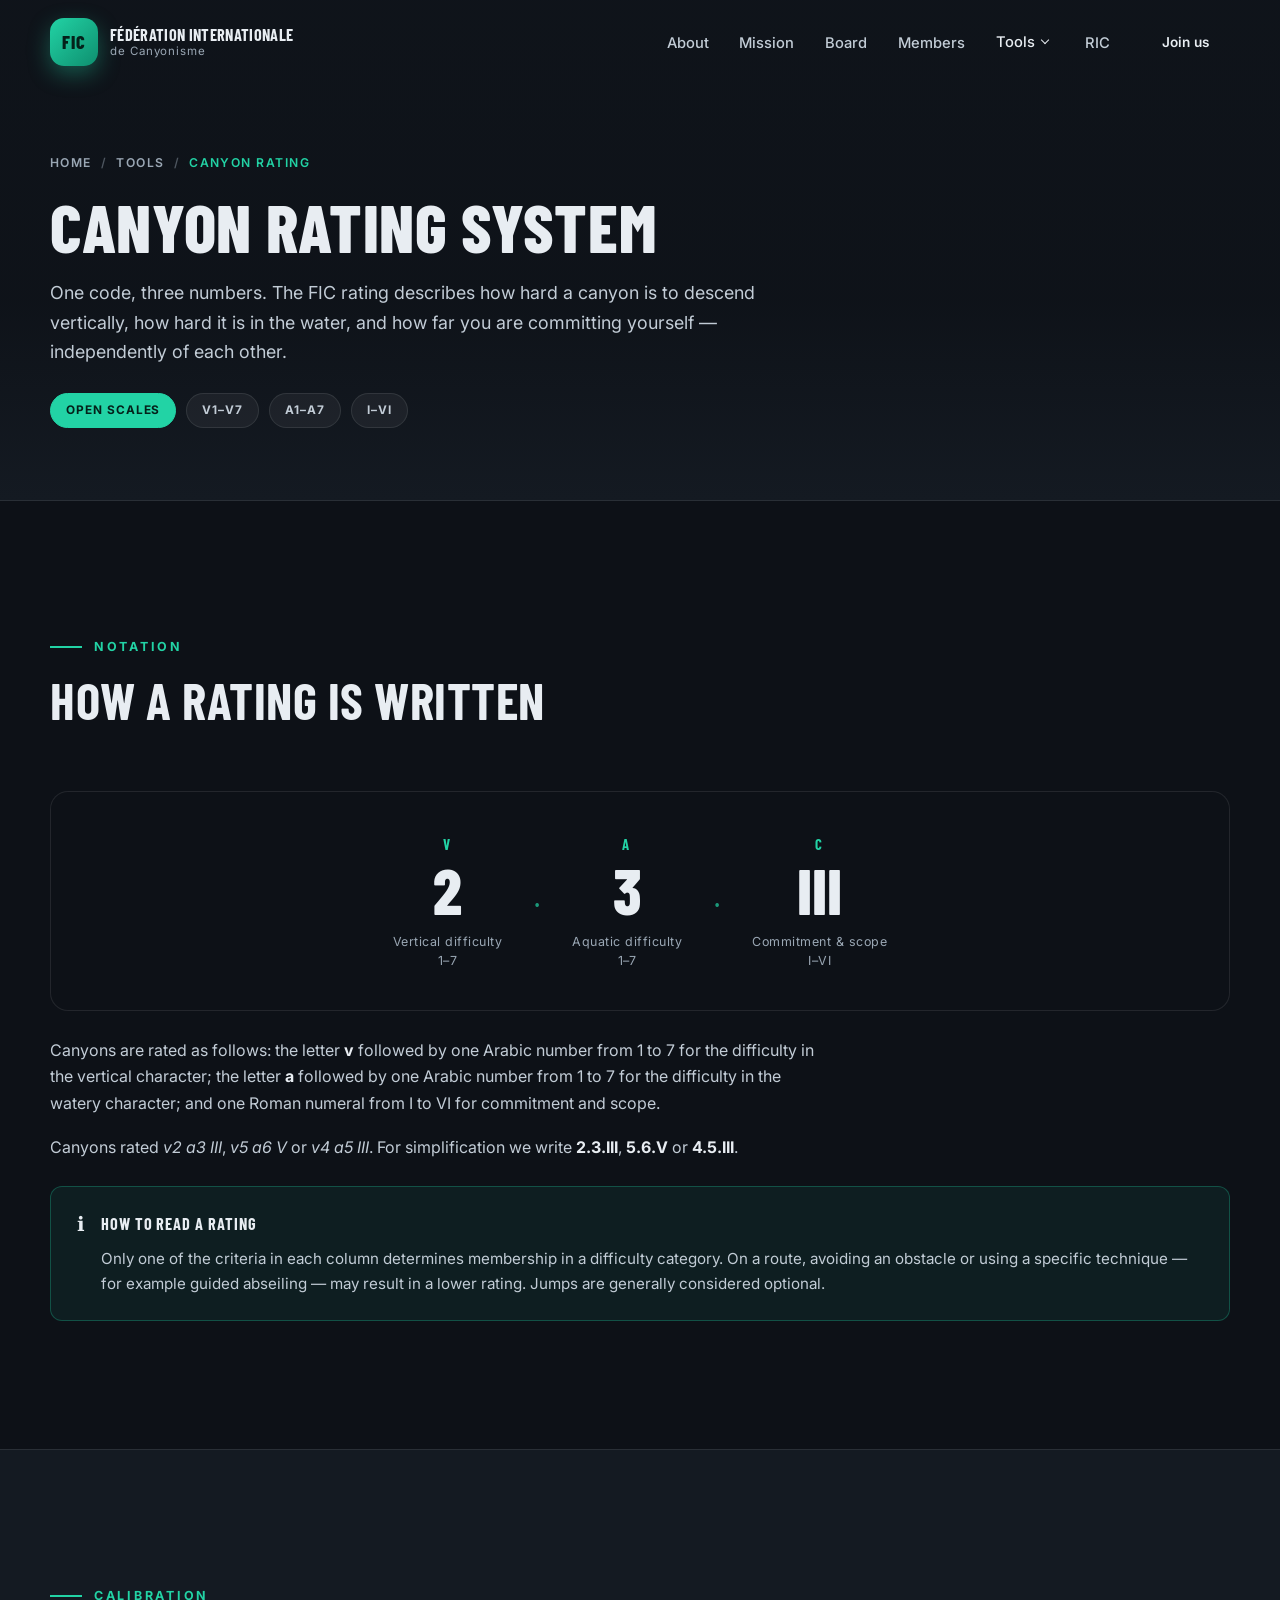
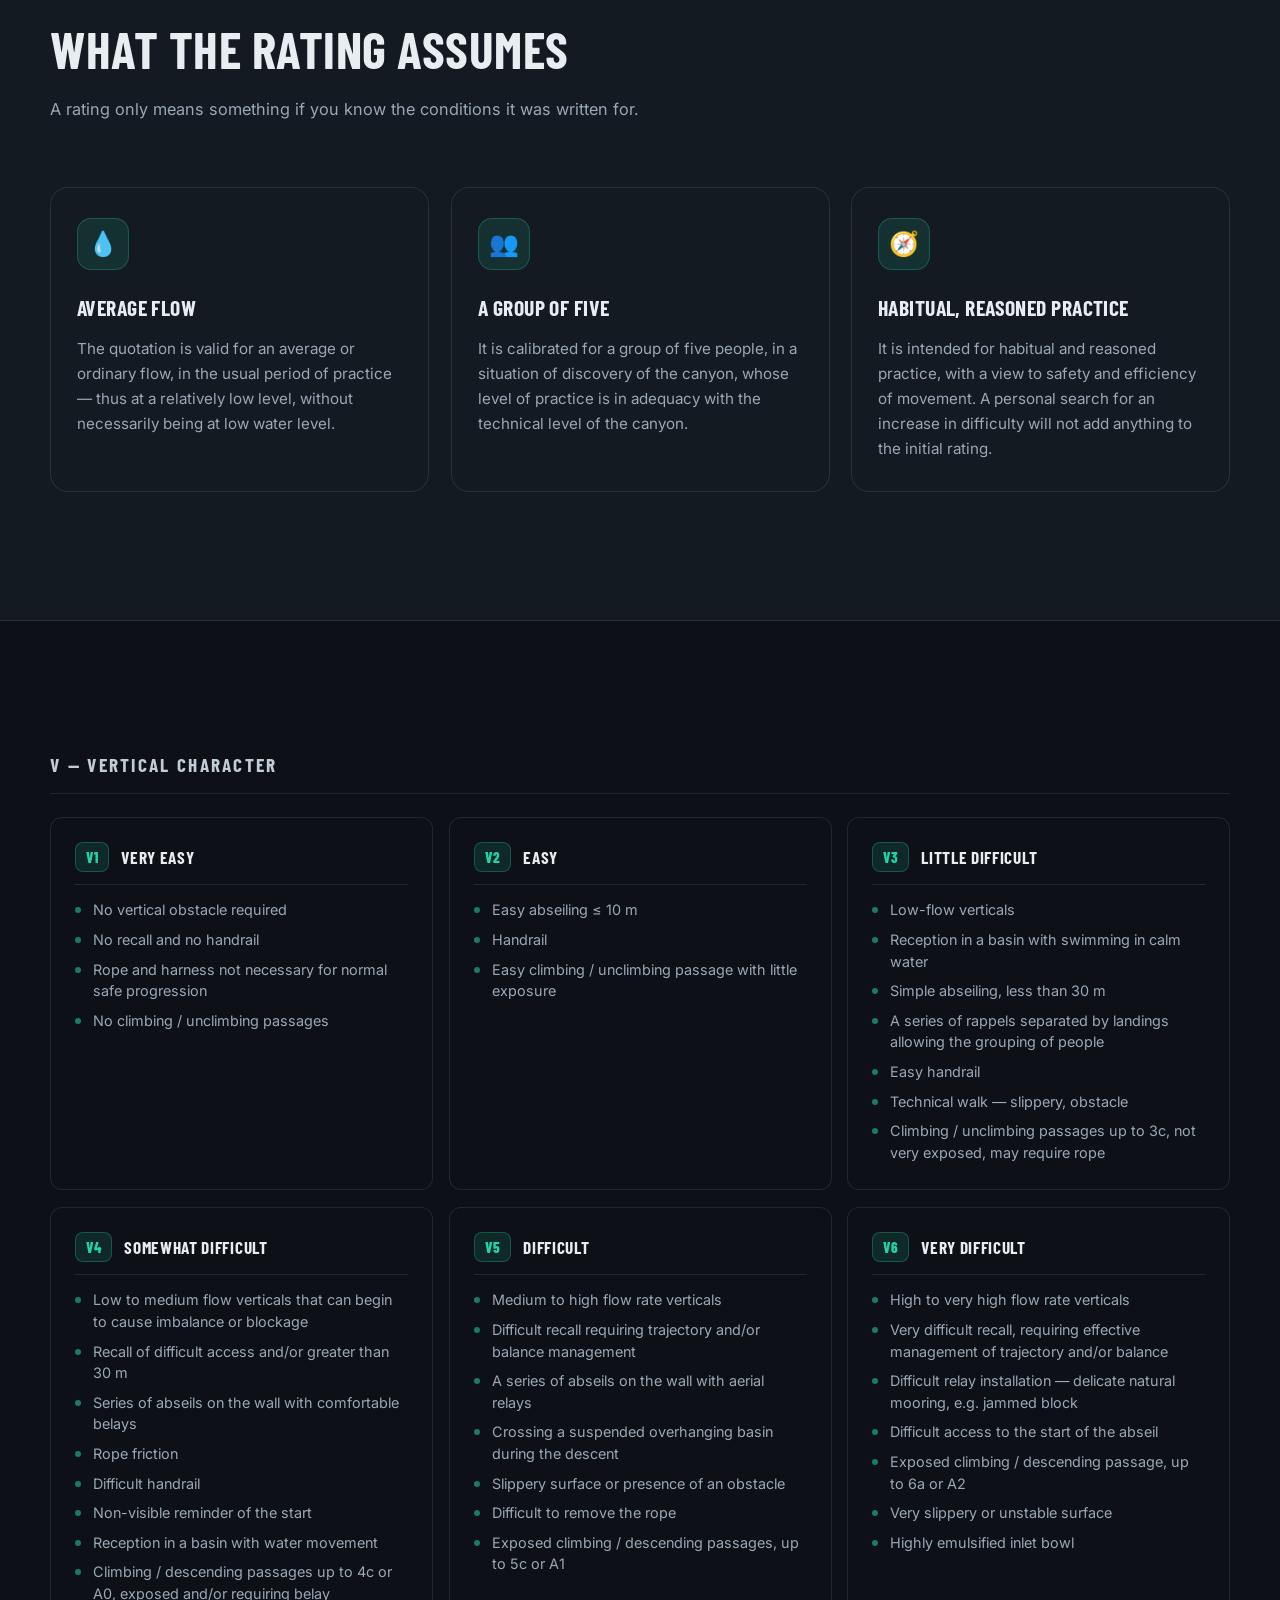
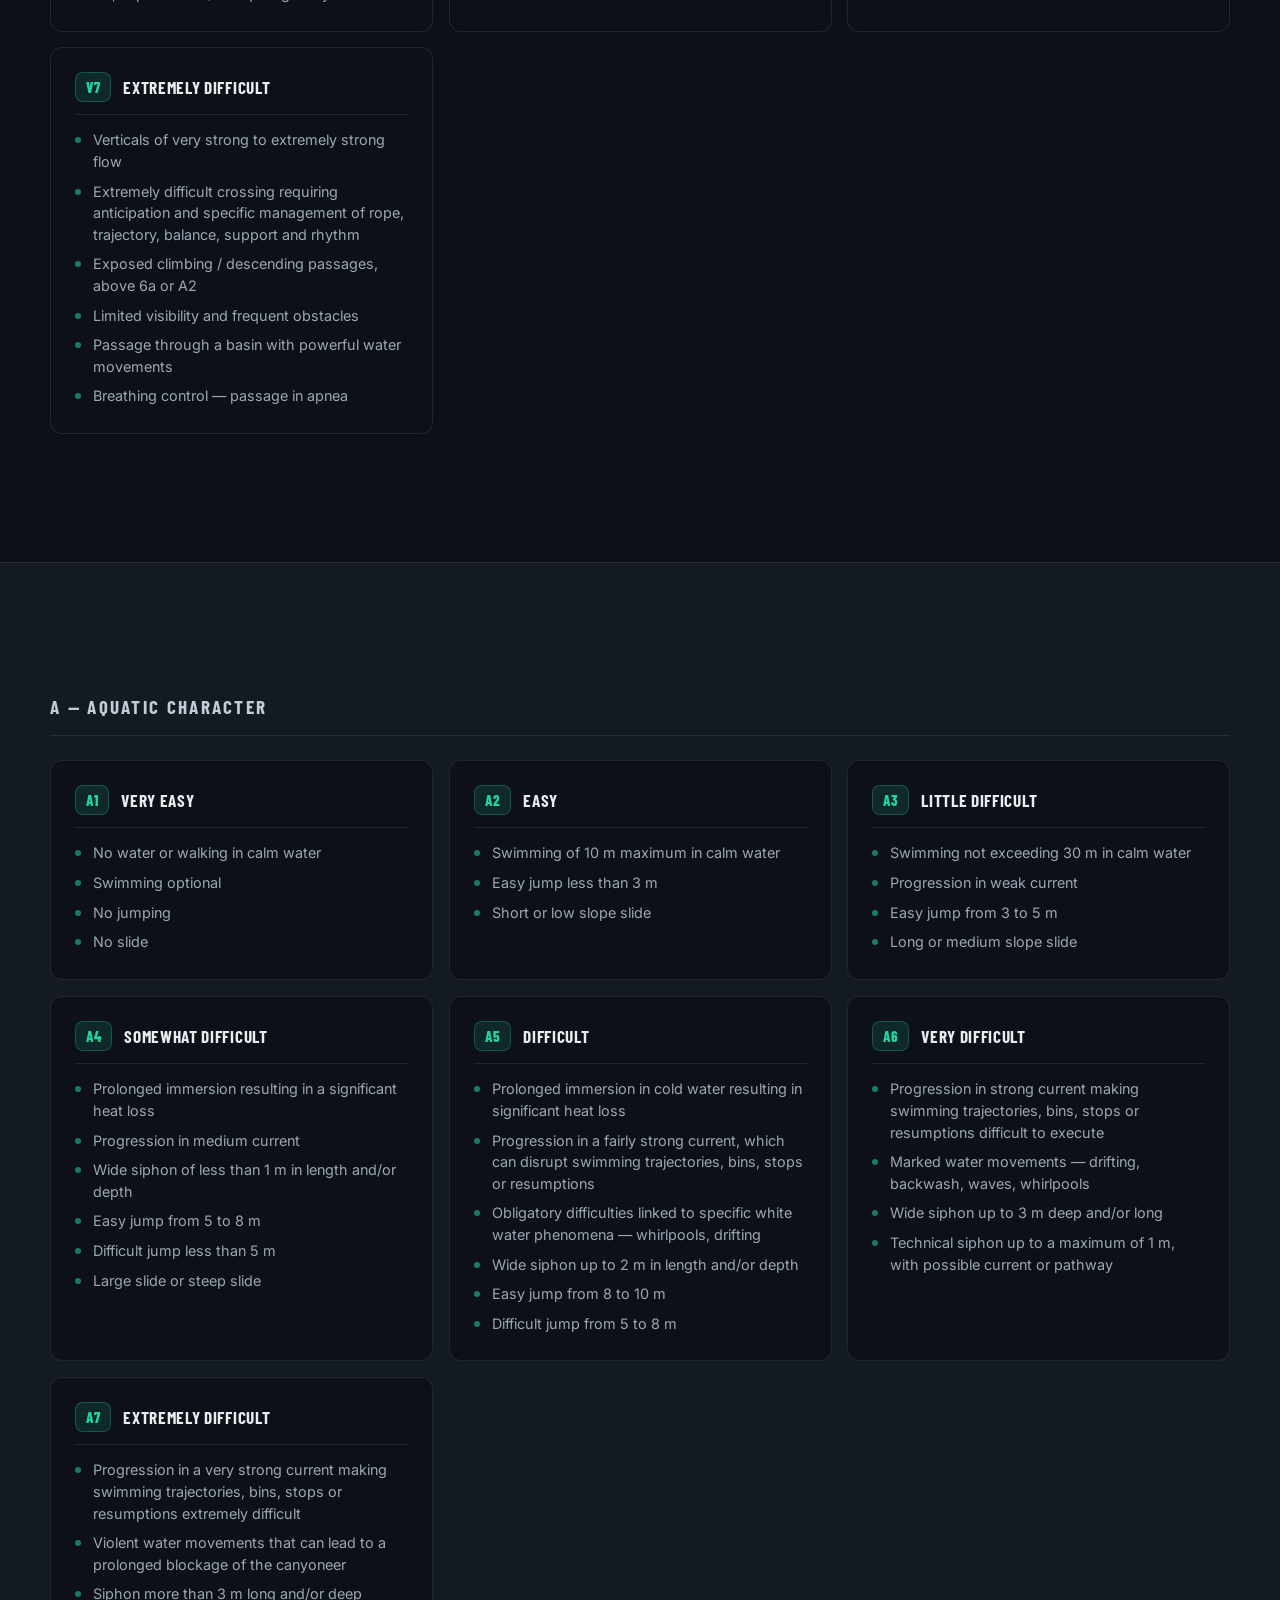
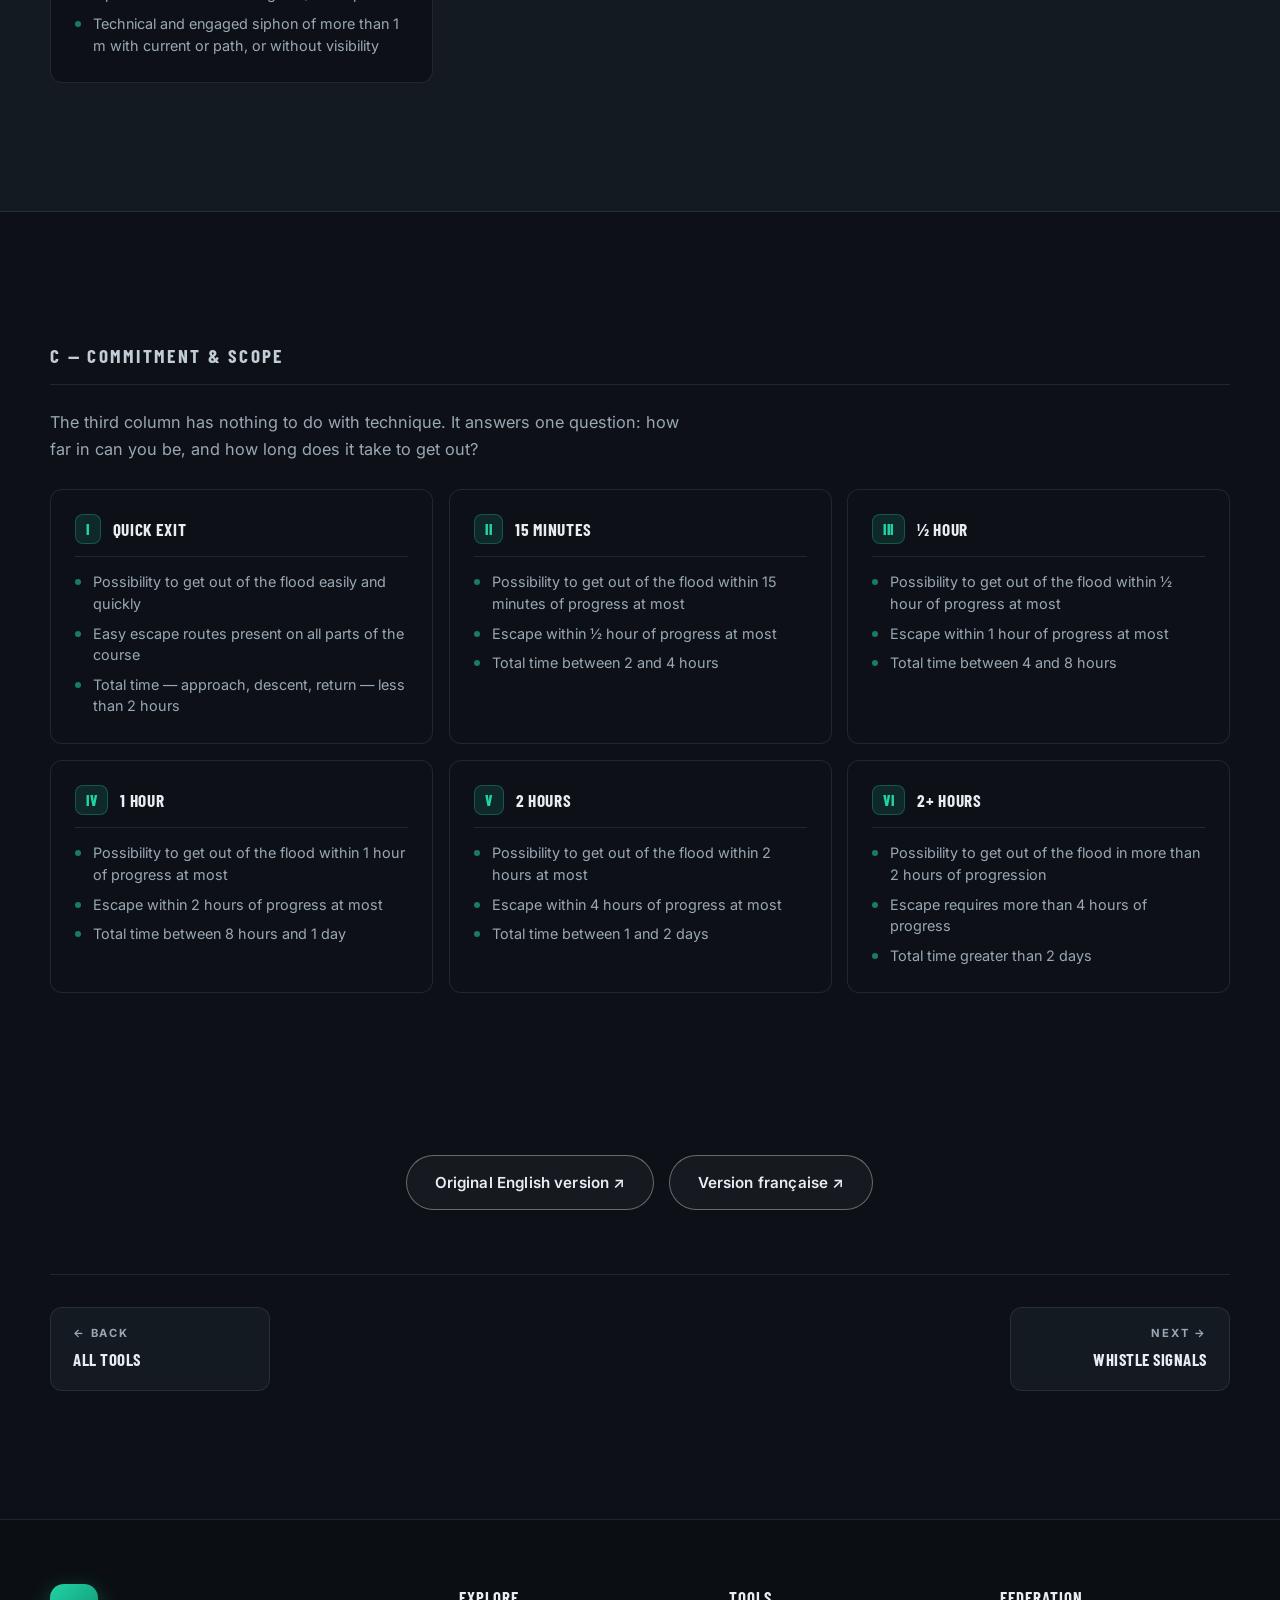
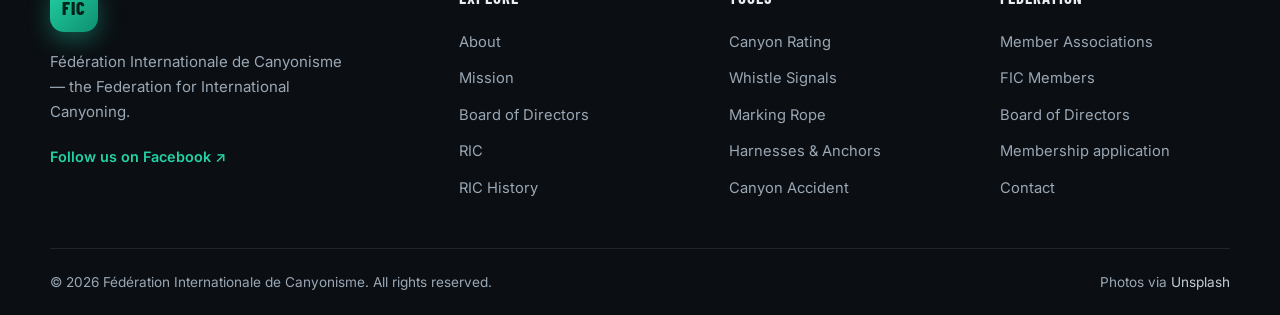
<file: canyon-rating.html>
<!DOCTYPE html>
<html lang="en">
<head>
  <meta charset="UTF-8">
  <meta name="viewport" content="width=device-width, initial-scale=1.0">
  <title>Canyon Rating System — FIC</title>
  <meta name="description" content="The international canyon rating system of the FIC: vertical difficulty (v1–v7), aquatic difficulty (a1–a7) and commitment (I–VI), written as a single code.">
  <link rel="preconnect" href="https://fonts.googleapis.com">
  <link rel="preconnect" href="https://fonts.gstatic.com" crossorigin>
  <link href="https://fonts.googleapis.com/css2?family=Barlow+Condensed:wght@600;700;800&family=Inter:wght@400;500;600;700&display=swap" rel="stylesheet">
  <link rel="stylesheet" href="styles.css">
</head>
<body>

  <!-- ================= HEADER ================= -->
  <header class="site-header" id="siteHeader">
    <nav class="nav container" aria-label="Main navigation">
      <a href="index.html" class="nav__logo" aria-label="FIC home">
        <span class="nav__logo-mark">FIC</span>
        <span class="nav__logo-text">
          <strong>Fédération Internationale</strong>
          <small>de Canyonisme</small>
        </span>
      </a>

      <button class="nav__toggle" id="navToggle" aria-label="Open menu" aria-expanded="false" aria-controls="navMenu">
        <span></span><span></span><span></span>
      </button>

      <ul class="nav__menu" id="navMenu">
        <li><a href="index.html#about">About</a></li>
        <li><a href="index.html#mission">Mission</a></li>
        <li><a href="index.html#board">Board</a></li>
        <li><a href="index.html#members">Members</a></li>
        <li class="nav__item--sub is-current">
          <button type="button" class="nav__sub-toggle" aria-expanded="false" aria-controls="navTools">
            Tools <span class="nav__caret" aria-hidden="true"></span>
          </button>
          <ul class="nav__sub" id="navTools">
            <li><a href="tools.html">All tools</a></li>
            <li><a href="canyon-rating.html" class="is-active" aria-current="page">Canyon Rating</a></li>
            <li><a href="whistle-signals.html">Whistle Signals</a></li>
            <li><a href="marking-rope.html">Marking Rope</a></li>
            <li><a href="harnesses.html">Harnesses &amp; Anchors</a></li>
          </ul>
        </li>
        <li><a href="index.html#ric">RIC</a></li>
        <li><a href="index.html#contact" class="btn btn--small">Join us</a></li>
      </ul>
    </nav>
  </header>

  <main>
    <!-- ================= PAGE HEAD ================= -->
    <section class="pagehead">
      <div class="pagehead__bg" style="background-image:url('https://images.unsplash.com/photo-1770174079914-c5b62a24f072?fm=jpg&q=70&w=2000&auto=format&fit=crop&ixlib=rb-4.1.0');"></div>
      <div class="pagehead__inner container">
        <nav class="crumbs" aria-label="Breadcrumb">
          <a href="index.html">Home</a>
          <span aria-hidden="true">/</span>
          <a href="tools.html">Tools</a>
          <span aria-hidden="true">/</span>
          <span class="crumbs__current">Canyon Rating</span>
        </nav>
        <h1 class="pagehead__title">Canyon Rating System</h1>
        <p class="pagehead__lead">One code, three numbers. The FIC rating describes how hard a canyon is to descend vertically, how hard it is in the water, and how far you are committing yourself — independently of each other.</p>
        <div class="pagehead__chips">
          <span class="chip chip--accent">Open scales</span>
          <span class="chip">v1–v7</span>
          <span class="chip">a1–a7</span>
          <span class="chip">I–VI</span>
        </div>
      </div>
    </section>

    <!-- ================= NOTATION ================= -->
    <section class="section">
      <div class="container">
        <div class="section__head reveal">
          <p class="section__kicker">Notation</p>
          <h2 class="section__title">How a rating is written</h2>
        </div>

        <div class="rating__code reveal" aria-label="Rating notation example">
          <div class="rating__code-part">
            <span class="rating__code-letter">v</span>
            <span class="rating__code-num">2</span>
            <span class="rating__code-label">Vertical difficulty<br>1–7</span>
          </div>
          <span class="rating__code-dot">·</span>
          <div class="rating__code-part">
            <span class="rating__code-letter">a</span>
            <span class="rating__code-num">3</span>
            <span class="rating__code-label">Aquatic difficulty<br>1–7</span>
          </div>
          <span class="rating__code-dot">·</span>
          <div class="rating__code-part">
            <span class="rating__code-letter">C</span>
            <span class="rating__code-num">III</span>
            <span class="rating__code-label">Commitment &amp; scope<br>I–VI</span>
          </div>
        </div>

        <div class="prose reveal">
          <p>Canyons are rated as follows: the letter <strong>v</strong> followed by one Arabic number from 1 to 7 for the difficulty in the vertical character; the letter <strong>a</strong> followed by one Arabic number from 1 to 7 for the difficulty in the watery character; and one Roman numeral from I to VI for commitment and scope.</p>
          <p>Canyons rated <em>v2 a3 III</em>, <em>v5 a6 V</em> or <em>v4 a5 III</em>. For simplification we write <strong>2.3.III</strong>, <strong>5.6.V</strong> or <strong>4.5.III</strong>.</p>
        </div>

        <div class="callout reveal" style="margin-top:26px">
          <span class="callout__icon" aria-hidden="true">ℹ️</span>
          <div>
            <h3 class="callout__title">How to read a rating</h3>
            <p>Only one of the criteria in each column determines membership in a difficulty category. On a route, avoiding an obstacle or using a specific technique — for example guided abseiling — may result in a lower rating. Jumps are generally considered optional.</p>
          </div>
        </div>
      </div>
    </section>

    <!-- ================= CALIBRATION ================= -->
    <section class="section rating">
      <div class="container">
        <div class="section__head reveal">
          <p class="section__kicker">Calibration</p>
          <h2 class="section__title">What the rating assumes</h2>
          <p class="section__lead">A rating only means something if you know the conditions it was written for.</p>
        </div>

        <div class="mission__grid">
          <article class="card reveal">
            <span class="card__icon" aria-hidden="true">💧</span>
            <h3>Average flow</h3>
            <p>The quotation is valid for an average or ordinary flow, in the usual period of practice — thus at a relatively low level, without necessarily being at low water level.</p>
          </article>
          <article class="card reveal">
            <span class="card__icon" aria-hidden="true">👥</span>
            <h3>A group of five</h3>
            <p>It is calibrated for a group of five people, in a situation of discovery of the canyon, whose level of practice is in adequacy with the technical level of the canyon.</p>
          </article>
          <article class="card reveal">
            <span class="card__icon" aria-hidden="true">🧭</span>
            <h3>Habitual, reasoned practice</h3>
            <p>It is intended for habitual and reasoned practice, with a view to safety and efficiency of movement. A personal search for an increase in difficulty will not add anything to the initial rating.</p>
          </article>
        </div>
      </div>
    </section>

    <!-- ================= VERTICAL ================= -->
    <section class="section" id="vertical">
      <div class="container">
        <h2 class="subhead reveal">V — Vertical character</h2>
        <div class="rating__levels">
          <article class="rating__level reveal">
            <h3><span class="rating__badge">v1</span> Very easy</h3>
            <ul>
              <li>No vertical obstacle required</li>
              <li>No recall and no handrail</li>
              <li>Rope and harness not necessary for normal safe progression</li>
              <li>No climbing / unclimbing passages</li>
            </ul>
          </article>
          <article class="rating__level reveal">
            <h3><span class="rating__badge">v2</span> Easy</h3>
            <ul>
              <li>Easy abseiling ≤ 10 m</li>
              <li>Handrail</li>
              <li>Easy climbing / unclimbing passage with little exposure</li>
            </ul>
          </article>
          <article class="rating__level reveal">
            <h3><span class="rating__badge">v3</span> Little difficult</h3>
            <ul>
              <li>Low-flow verticals</li>
              <li>Reception in a basin with swimming in calm water</li>
              <li>Simple abseiling, less than 30 m</li>
              <li>A series of rappels separated by landings allowing the grouping of people</li>
              <li>Easy handrail</li>
              <li>Technical walk — slippery, obstacle</li>
              <li>Climbing / unclimbing passages up to 3c, not very exposed, may require rope</li>
            </ul>
          </article>
          <article class="rating__level reveal">
            <h3><span class="rating__badge">v4</span> Somewhat difficult</h3>
            <ul>
              <li>Low to medium flow verticals that can begin to cause imbalance or blockage</li>
              <li>Recall of difficult access and/or greater than 30 m</li>
              <li>Series of abseils on the wall with comfortable belays</li>
              <li>Rope friction</li>
              <li>Difficult handrail</li>
              <li>Non-visible reminder of the start</li>
              <li>Reception in a basin with water movement</li>
              <li>Climbing / descending passages up to 4c or A0, exposed and/or requiring belay</li>
            </ul>
          </article>
          <article class="rating__level reveal">
            <h3><span class="rating__badge">v5</span> Difficult</h3>
            <ul>
              <li>Medium to high flow rate verticals</li>
              <li>Difficult recall requiring trajectory and/or balance management</li>
              <li>A series of abseils on the wall with aerial relays</li>
              <li>Crossing a suspended overhanging basin during the descent</li>
              <li>Slippery surface or presence of an obstacle</li>
              <li>Difficult to remove the rope</li>
              <li>Exposed climbing / descending passages, up to 5c or A1</li>
            </ul>
          </article>
          <article class="rating__level reveal">
            <h3><span class="rating__badge">v6</span> Very difficult</h3>
            <ul>
              <li>High to very high flow rate verticals</li>
              <li>Very difficult recall, requiring effective management of trajectory and/or balance</li>
              <li>Difficult relay installation — delicate natural mooring, e.g. jammed block</li>
              <li>Difficult access to the start of the abseil</li>
              <li>Exposed climbing / descending passage, up to 6a or A2</li>
              <li>Very slippery or unstable surface</li>
              <li>Highly emulsified inlet bowl</li>
            </ul>
          </article>
          <article class="rating__level reveal">
            <h3><span class="rating__badge">v7</span> Extremely difficult</h3>
            <ul>
              <li>Verticals of very strong to extremely strong flow</li>
              <li>Extremely difficult crossing requiring anticipation and specific management of rope, trajectory, balance, support and rhythm</li>
              <li>Exposed climbing / descending passages, above 6a or A2</li>
              <li>Limited visibility and frequent obstacles</li>
              <li>Passage through a basin with powerful water movements</li>
              <li>Breathing control — passage in apnea</li>
            </ul>
          </article>
        </div>
      </div>
    </section>

    <!-- ================= AQUATIC ================= -->
    <section class="section rating" id="aquatic">
      <div class="container">
        <h2 class="subhead reveal">A — Aquatic character</h2>
        <div class="rating__levels">
          <article class="rating__level reveal">
            <h3><span class="rating__badge">a1</span> Very easy</h3>
            <ul>
              <li>No water or walking in calm water</li>
              <li>Swimming optional</li>
              <li>No jumping</li>
              <li>No slide</li>
            </ul>
          </article>
          <article class="rating__level reveal">
            <h3><span class="rating__badge">a2</span> Easy</h3>
            <ul>
              <li>Swimming of 10 m maximum in calm water</li>
              <li>Easy jump less than 3 m</li>
              <li>Short or low slope slide</li>
            </ul>
          </article>
          <article class="rating__level reveal">
            <h3><span class="rating__badge">a3</span> Little difficult</h3>
            <ul>
              <li>Swimming not exceeding 30 m in calm water</li>
              <li>Progression in weak current</li>
              <li>Easy jump from 3 to 5 m</li>
              <li>Long or medium slope slide</li>
            </ul>
          </article>
          <article class="rating__level reveal">
            <h3><span class="rating__badge">a4</span> Somewhat difficult</h3>
            <ul>
              <li>Prolonged immersion resulting in a significant heat loss</li>
              <li>Progression in medium current</li>
              <li>Wide siphon of less than 1 m in length and/or depth</li>
              <li>Easy jump from 5 to 8 m</li>
              <li>Difficult jump less than 5 m</li>
              <li>Large slide or steep slide</li>
            </ul>
          </article>
          <article class="rating__level reveal">
            <h3><span class="rating__badge">a5</span> Difficult</h3>
            <ul>
              <li>Prolonged immersion in cold water resulting in significant heat loss</li>
              <li>Progression in a fairly strong current, which can disrupt swimming trajectories, bins, stops or resumptions</li>
              <li>Obligatory difficulties linked to specific white water phenomena — whirlpools, drifting</li>
              <li>Wide siphon up to 2 m in length and/or depth</li>
              <li>Easy jump from 8 to 10 m</li>
              <li>Difficult jump from 5 to 8 m</li>
            </ul>
          </article>
          <article class="rating__level reveal">
            <h3><span class="rating__badge">a6</span> Very difficult</h3>
            <ul>
              <li>Progression in strong current making swimming trajectories, bins, stops or resumptions difficult to execute</li>
              <li>Marked water movements — drifting, backwash, waves, whirlpools</li>
              <li>Wide siphon up to 3 m deep and/or long</li>
              <li>Technical siphon up to a maximum of 1 m, with possible current or pathway</li>
            </ul>
          </article>
          <article class="rating__level reveal">
            <h3><span class="rating__badge">a7</span> Extremely difficult</h3>
            <ul>
              <li>Progression in a very strong current making swimming trajectories, bins, stops or resumptions extremely difficult</li>
              <li>Violent water movements that can lead to a prolonged blockage of the canyoneer</li>
              <li>Siphon more than 3 m long and/or deep</li>
              <li>Technical and engaged siphon of more than 1 m with current or path, or without visibility</li>
            </ul>
          </article>
        </div>
      </div>
    </section>

    <!-- ================= COMMITMENT ================= -->
    <section class="section" id="commitment">
      <div class="container">
        <h2 class="subhead reveal">C — Commitment &amp; scope</h2>
        <p class="section__lead reveal" style="margin-bottom:26px">The third column has nothing to do with technique. It answers one question: how far in can you be, and how long does it take to get out?</p>
        <div class="rating__levels rating__levels--commit">
          <article class="rating__level reveal">
            <h3><span class="rating__badge">I</span> Quick exit</h3>
            <ul>
              <li>Possibility to get out of the flood easily and quickly</li>
              <li>Easy escape routes present on all parts of the course</li>
              <li>Total time — approach, descent, return — less than 2 hours</li>
            </ul>
          </article>
          <article class="rating__level reveal">
            <h3><span class="rating__badge">II</span> 15 minutes</h3>
            <ul>
              <li>Possibility to get out of the flood within 15 minutes of progress at most</li>
              <li>Escape within ½ hour of progress at most</li>
              <li>Total time between 2 and 4 hours</li>
            </ul>
          </article>
          <article class="rating__level reveal">
            <h3><span class="rating__badge">III</span> ½ hour</h3>
            <ul>
              <li>Possibility to get out of the flood within ½ hour of progress at most</li>
              <li>Escape within 1 hour of progress at most</li>
              <li>Total time between 4 and 8 hours</li>
            </ul>
          </article>
          <article class="rating__level reveal">
            <h3><span class="rating__badge">IV</span> 1 hour</h3>
            <ul>
              <li>Possibility to get out of the flood within 1 hour of progress at most</li>
              <li>Escape within 2 hours of progress at most</li>
              <li>Total time between 8 hours and 1 day</li>
            </ul>
          </article>
          <article class="rating__level reveal">
            <h3><span class="rating__badge">V</span> 2 hours</h3>
            <ul>
              <li>Possibility to get out of the flood within 2 hours at most</li>
              <li>Escape within 4 hours of progress at most</li>
              <li>Total time between 1 and 2 days</li>
            </ul>
          </article>
          <article class="rating__level reveal">
            <h3><span class="rating__badge">VI</span> 2+ hours</h3>
            <ul>
              <li>Possibility to get out of the flood in more than 2 hours of progression</li>
              <li>Escape requires more than 4 hours of progress</li>
              <li>Total time greater than 2 days</li>
            </ul>
          </article>
        </div>
      </div>
    </section>

    <!-- ================= NEXT / PREV ================= -->
    <section class="section" style="padding-top:0">
      <div class="container">
        <div class="rating__actions reveal" style="margin-bottom:0">
          <a class="btn btn--ghost" href="https://ficanyon.org/international-canyon-rating-system-english/" target="_blank" rel="noopener">Original English version ↗</a>
          <a class="btn btn--ghost" href="https://ficanyon.org/international-canyon-rating-system-french/" target="_blank" rel="noopener">Version française ↗</a>
        </div>

        <nav class="pagenav reveal" aria-label="Tool navigation">
          <a class="pagenav__link" href="tools.html">
            <span class="pagenav__dir">← Back</span>
            <span class="pagenav__name">All tools</span>
          </a>
          <a class="pagenav__link pagenav__link--next" href="whistle-signals.html">
            <span class="pagenav__dir">Next →</span>
            <span class="pagenav__name">Whistle Signals</span>
          </a>
        </nav>
      </div>
    </section>
  </main>

  <!-- ================= FOOTER ================= -->
  <footer class="footer">
    <div class="container footer__grid">
      <div class="footer__brand">
        <span class="nav__logo-mark">FIC</span>
        <p class="footer__tagline">Fédération Internationale de Canyonisme — the Federation for International Canyoning.</p>
        <a class="footer__social" href="https://www.facebook.com/FICanyoning" target="_blank" rel="noopener">Follow us on Facebook ↗</a>
      </div>
      <div class="footer__col">
        <h4>Explore</h4>
        <ul>
          <li><a href="index.html#about">About</a></li>
          <li><a href="index.html#mission">Mission</a></li>
          <li><a href="index.html#board">Board of Directors</a></li>
          <li><a href="index.html#ric">RIC</a></li>
          <li><a href="index.html#ric-history">RIC History</a></li>
        </ul>
      </div>
      <div class="footer__col">
        <h4>Tools</h4>
        <ul>
          <li><a href="canyon-rating.html">Canyon Rating</a></li>
          <li><a href="whistle-signals.html">Whistle Signals</a></li>
          <li><a href="marking-rope.html">Marking Rope</a></li>
          <li><a href="harnesses.html">Harnesses &amp; Anchors</a></li>
          <li><a href="http://canyonaccident.org">Canyon Accident</a></li>
        </ul>
      </div>
      <div class="footer__col">
        <h4>Federation</h4>
        <ul>
          <li><a href="index.html#members">Member Associations</a></li>
          <li><a href="https://ficanyon.org/fic-members/">FIC Members</a></li>
          <li><a href="https://ficanyon.org/fic-board-of-directors/">Board of Directors</a></li>
          <li><a href="https://ficanyon.org/fic-application/">Membership application</a></li>
          <li><a href="https://ficanyon.org/contact-fic/">Contact</a></li>
        </ul>
      </div>
    </div>
    <div class="footer__bottom container">
      <p>© 2026 Fédération Internationale de Canyonisme. All rights reserved.</p>
      <p>Photos via <a href="https://unsplash.com" target="_blank" rel="noopener">Unsplash</a></p>
    </div>
  </footer>

  <script src="script.js"></script>
</body>
</html>
</file>
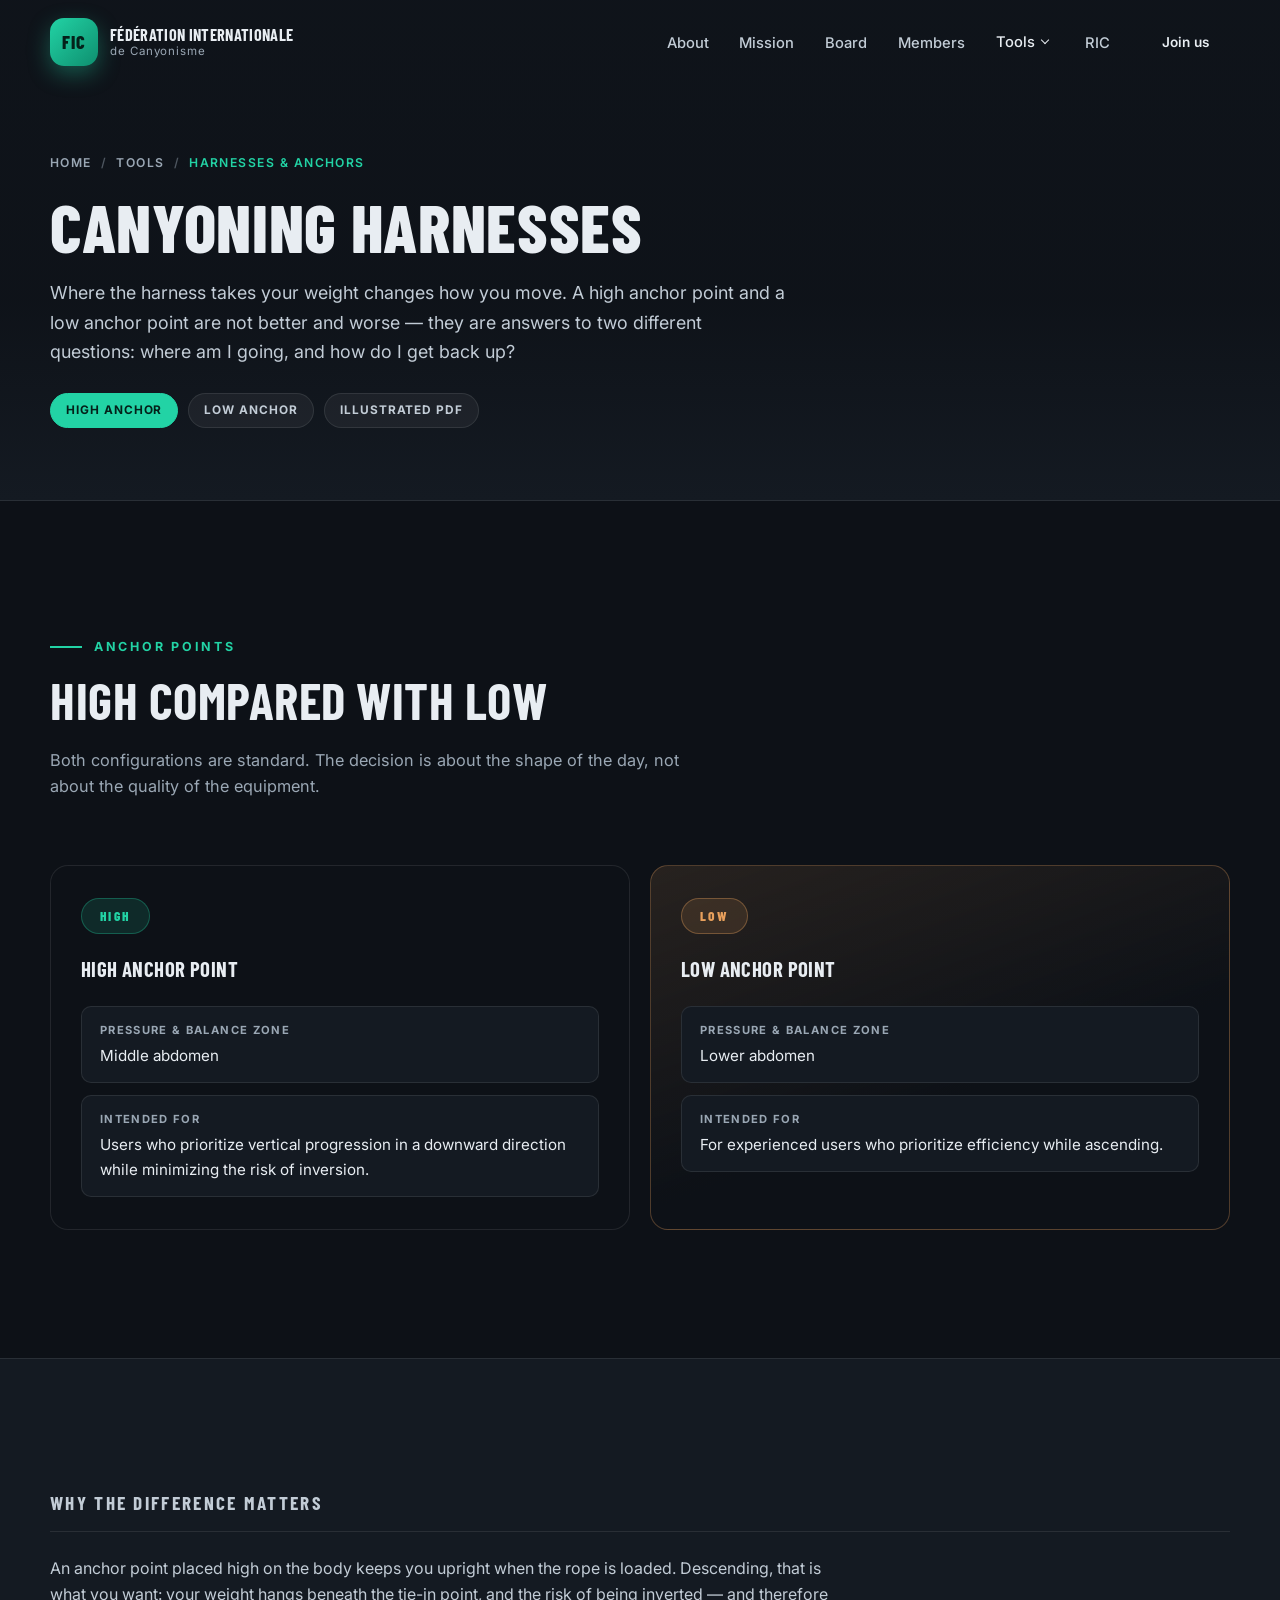
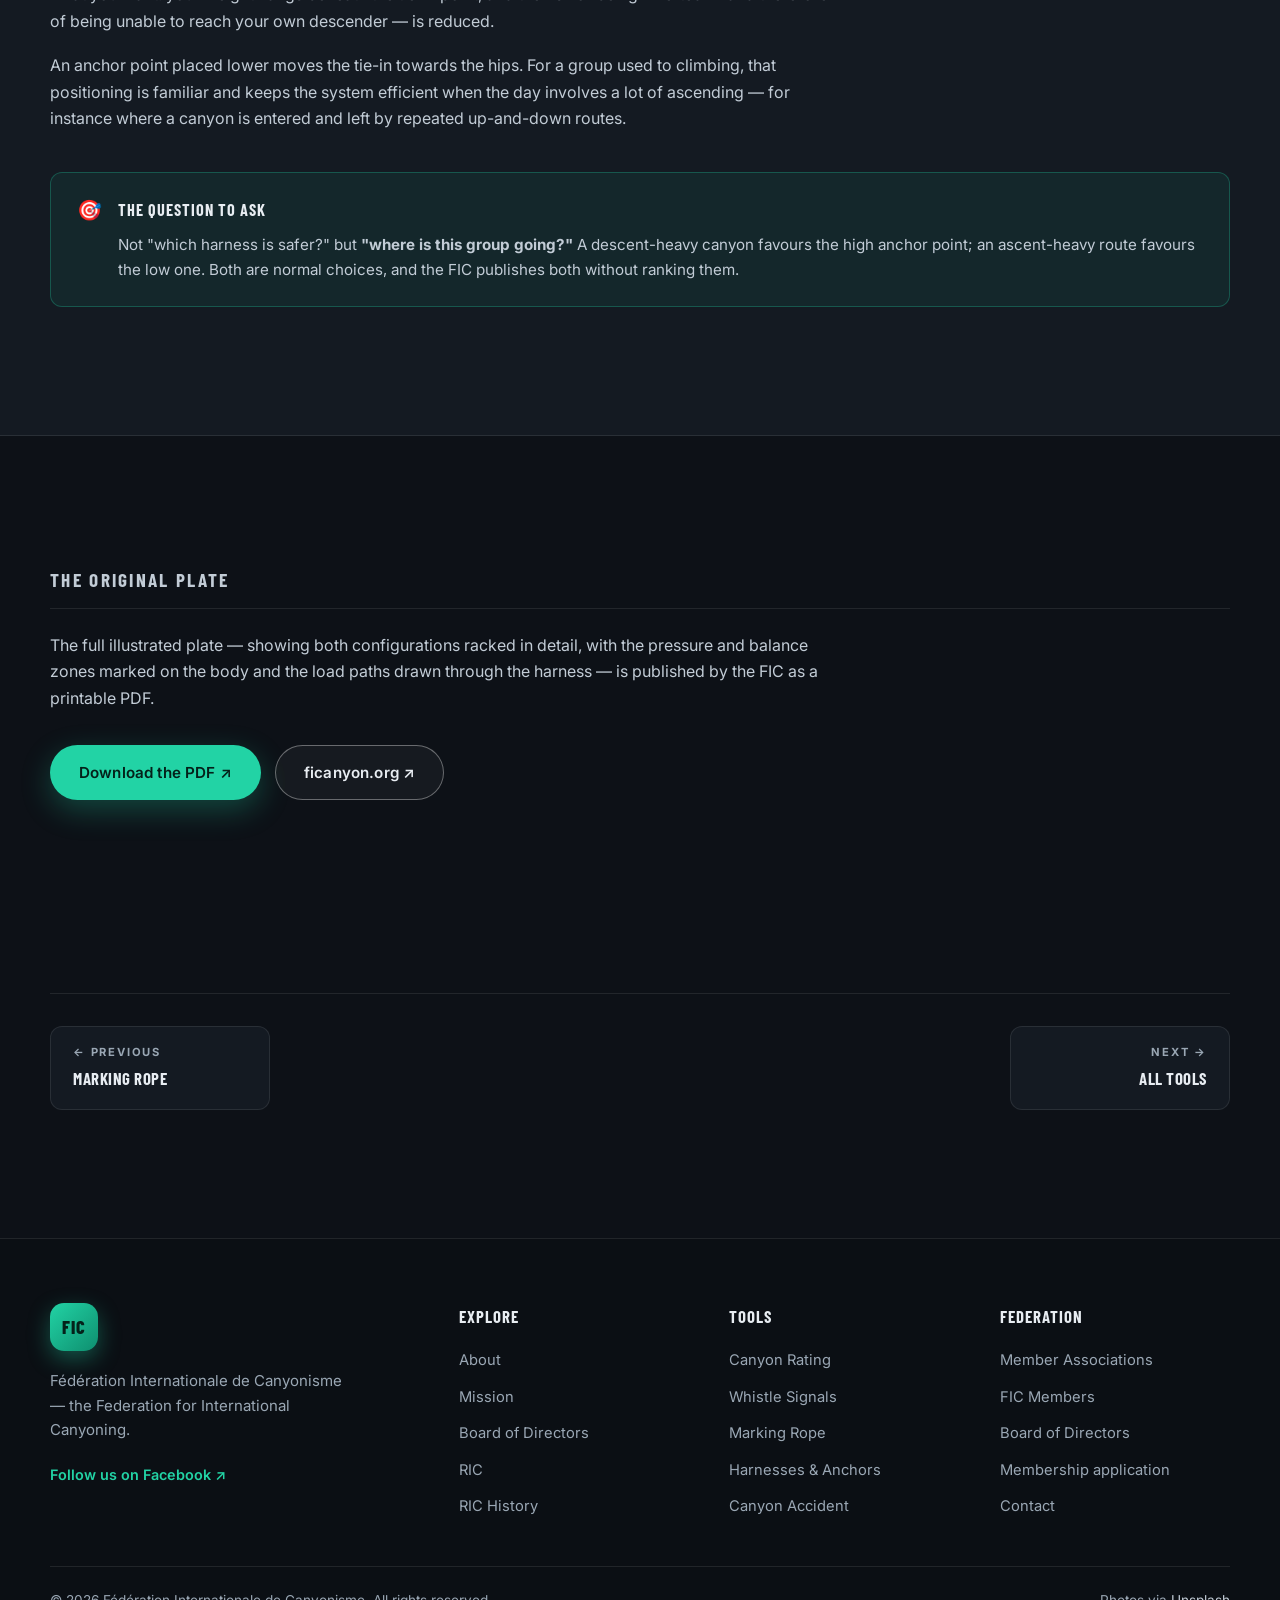
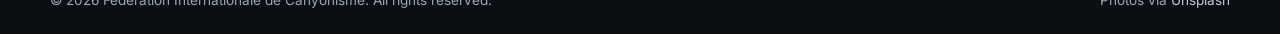
<file: harnesses.html>
<!DOCTYPE html>
<html lang="en">
<head>
  <meta charset="UTF-8">
  <meta name="viewport" content="width=device-width, initial-scale=1.0">
  <title>Canyoning Harnesses — FIC</title>
  <meta name="description" content="High and low anchor point compared: where the harness carries the load, and which configuration suits descending versus ascending in canyoning.">
  <link rel="preconnect" href="https://fonts.googleapis.com">
  <link rel="preconnect" href="https://fonts.gstatic.com" crossorigin>
  <link href="https://fonts.googleapis.com/css2?family=Barlow+Condensed:wght@600;700;800&family=Inter:wght@400;500;600;700&display=swap" rel="stylesheet">
  <link rel="stylesheet" href="styles.css">
</head>
<body>

  <!-- ================= HEADER ================= -->
  <header class="site-header" id="siteHeader">
    <nav class="nav container" aria-label="Main navigation">
      <a href="index.html" class="nav__logo" aria-label="FIC home">
        <span class="nav__logo-mark">FIC</span>
        <span class="nav__logo-text">
          <strong>Fédération Internationale</strong>
          <small>de Canyonisme</small>
        </span>
      </a>

      <button class="nav__toggle" id="navToggle" aria-label="Open menu" aria-expanded="false" aria-controls="navMenu">
        <span></span><span></span><span></span>
      </button>

      <ul class="nav__menu" id="navMenu">
        <li><a href="index.html#about">About</a></li>
        <li><a href="index.html#mission">Mission</a></li>
        <li><a href="index.html#board">Board</a></li>
        <li><a href="index.html#members">Members</a></li>
        <li class="nav__item--sub is-current">
          <button type="button" class="nav__sub-toggle" aria-expanded="false" aria-controls="navTools">
            Tools <span class="nav__caret" aria-hidden="true"></span>
          </button>
          <ul class="nav__sub" id="navTools">
            <li><a href="tools.html">All tools</a></li>
            <li><a href="canyon-rating.html">Canyon Rating</a></li>
            <li><a href="whistle-signals.html">Whistle Signals</a></li>
            <li><a href="marking-rope.html">Marking Rope</a></li>
            <li><a href="harnesses.html" class="is-active" aria-current="page">Harnesses &amp; Anchors</a></li>
          </ul>
        </li>
        <li><a href="index.html#ric">RIC</a></li>
        <li><a href="index.html#contact" class="btn btn--small">Join us</a></li>
      </ul>
    </nav>
  </header>

  <main>
    <!-- ================= PAGE HEAD ================= -->
    <section class="pagehead">
      <div class="pagehead__bg" style="background-image:url('https://images.unsplash.com/photo-1759158487840-f7e6ec539b4e?fm=jpg&q=70&w=2000&auto=format&fit=crop&ixlib=rb-4.1.0');"></div>
      <div class="pagehead__inner container">
        <nav class="crumbs" aria-label="Breadcrumb">
          <a href="index.html">Home</a>
          <span aria-hidden="true">/</span>
          <a href="tools.html">Tools</a>
          <span aria-hidden="true">/</span>
          <span class="crumbs__current">Harnesses &amp; Anchors</span>
        </nav>
        <h1 class="pagehead__title">Canyoning Harnesses</h1>
        <p class="pagehead__lead">Where the harness takes your weight changes how you move. A high anchor point and a low anchor point are not better and worse — they are answers to two different questions: where am I going, and how do I get back up?</p>
        <div class="pagehead__chips">
          <span class="chip chip--accent">High anchor</span>
          <span class="chip">Low anchor</span>
          <span class="chip">Illustrated PDF</span>
        </div>
      </div>
    </section>

    <!-- ================= COMPARISON ================= -->
    <section class="section">
      <div class="container">
        <div class="section__head reveal">
          <p class="section__kicker">Anchor points</p>
          <h2 class="section__title">High compared with low</h2>
          <p class="section__lead">Both configurations are standard. The decision is about the shape of the day, not about the quality of the equipment.</p>
        </div>

        <div class="compare">
          <article class="compare__card reveal">
            <span class="compare__badge">High</span>
            <h3>High anchor point</h3>
            <dl class="compare__rows">
              <div class="compare__row">
                <dt>Pressure &amp; balance zone</dt>
                <dd>Middle abdomen</dd>
              </div>
              <div class="compare__row">
                <dt>Intended for</dt>
                <dd>Users who prioritize vertical progression in a downward direction while minimizing the risk of inversion.</dd>
              </div>
            </dl>
          </article>

          <article class="compare__card compare__card--low reveal">
            <span class="compare__badge">Low</span>
            <h3>Low anchor point</h3>
            <dl class="compare__rows">
              <div class="compare__row">
                <dt>Pressure &amp; balance zone</dt>
                <dd>Lower abdomen</dd>
              </div>
              <div class="compare__row">
                <dt>Intended for</dt>
                <dd>For experienced users who prioritize efficiency while ascending.</dd>
              </div>
            </dl>
          </article>
        </div>
      </div>
    </section>

    <!-- ================= WHY IT MATTERS ================= -->
    <section class="section rating">
      <div class="container">
        <h2 class="subhead reveal">Why the difference matters</h2>

        <div class="prose reveal">
          <p>An anchor point placed high on the body keeps you upright when the rope is loaded. Descending, that is what you want: your weight hangs beneath the tie-in point, and the risk of being inverted — and therefore of being unable to reach your own descender — is reduced.</p>
          <p>An anchor point placed lower moves the tie-in towards the hips. For a group used to climbing, that positioning is familiar and keeps the system efficient when the day involves a lot of ascending — for instance where a canyon is entered and left by repeated up-and-down routes.</p>
        </div>

        <div class="callout reveal" style="margin-top:clamp(28px,4vw,40px)">
          <span class="callout__icon" aria-hidden="true">🎯</span>
          <div>
            <h3 class="callout__title">The question to ask</h3>
            <p>Not "which harness is safer?" but <strong>"where is this group going?"</strong> A descent-heavy canyon favours the high anchor point; an ascent-heavy route favours the low one. Both are normal choices, and the FIC publishes both without ranking them.</p>
          </div>
        </div>
      </div>
    </section>

    <!-- ================= PLATE ================= -->
    <section class="section">
      <div class="container">
        <h2 class="subhead reveal">The original plate</h2>
        <div class="prose reveal">
          <p>The full illustrated plate — showing both configurations racked in detail, with the pressure and balance zones marked on the body and the load paths drawn through the harness — is published by the FIC as a printable PDF.</p>
        </div>
        <div class="rating__actions reveal" style="justify-content:flex-start">
          <a class="btn btn--primary" href="https://ficanyon.org/wp-content/uploads/2025/07/Canyoning-Harnesses-Anchor-Points.pdf" target="_blank" rel="noopener">Download the PDF ↗</a>
          <a class="btn btn--ghost" href="https://ficanyon.org/" target="_blank" rel="noopener">ficanyon.org ↗</a>
        </div>
      </div>
    </section>

    <!-- ================= NEXT / PREV ================= -->
    <section class="section" style="padding-top:0">
      <div class="container">
        <nav class="pagenav reveal" aria-label="Tool navigation">
          <a class="pagenav__link" href="marking-rope.html">
            <span class="pagenav__dir">← Previous</span>
            <span class="pagenav__name">Marking Rope</span>
          </a>
          <a class="pagenav__link pagenav__link--next" href="tools.html">
            <span class="pagenav__dir">Next →</span>
            <span class="pagenav__name">All tools</span>
          </a>
        </nav>
      </div>
    </section>
  </main>

  <!-- ================= FOOTER ================= -->
  <footer class="footer">
    <div class="container footer__grid">
      <div class="footer__brand">
        <span class="nav__logo-mark">FIC</span>
        <p class="footer__tagline">Fédération Internationale de Canyonisme — the Federation for International Canyoning.</p>
        <a class="footer__social" href="https://www.facebook.com/FICanyoning" target="_blank" rel="noopener">Follow us on Facebook ↗</a>
      </div>
      <div class="footer__col">
        <h4>Explore</h4>
        <ul>
          <li><a href="index.html#about">About</a></li>
          <li><a href="index.html#mission">Mission</a></li>
          <li><a href="index.html#board">Board of Directors</a></li>
          <li><a href="index.html#ric">RIC</a></li>
          <li><a href="index.html#ric-history">RIC History</a></li>
        </ul>
      </div>
      <div class="footer__col">
        <h4>Tools</h4>
        <ul>
          <li><a href="canyon-rating.html">Canyon Rating</a></li>
          <li><a href="whistle-signals.html">Whistle Signals</a></li>
          <li><a href="marking-rope.html">Marking Rope</a></li>
          <li><a href="harnesses.html">Harnesses &amp; Anchors</a></li>
          <li><a href="http://canyonaccident.org">Canyon Accident</a></li>
        </ul>
      </div>
      <div class="footer__col">
        <h4>Federation</h4>
        <ul>
          <li><a href="index.html#members">Member Associations</a></li>
          <li><a href="https://ficanyon.org/fic-members/">FIC Members</a></li>
          <li><a href="https://ficanyon.org/fic-board-of-directors/">Board of Directors</a></li>
          <li><a href="https://ficanyon.org/fic-application/">Membership application</a></li>
          <li><a href="https://ficanyon.org/contact-fic/">Contact</a></li>
        </ul>
      </div>
    </div>
    <div class="footer__bottom container">
      <p>© 2026 Fédération Internationale de Canyonisme. All rights reserved.</p>
      <p>Photos via <a href="https://unsplash.com" target="_blank" rel="noopener">Unsplash</a></p>
    </div>
  </footer>

  <script src="script.js"></script>
</body>
</html>
</file>
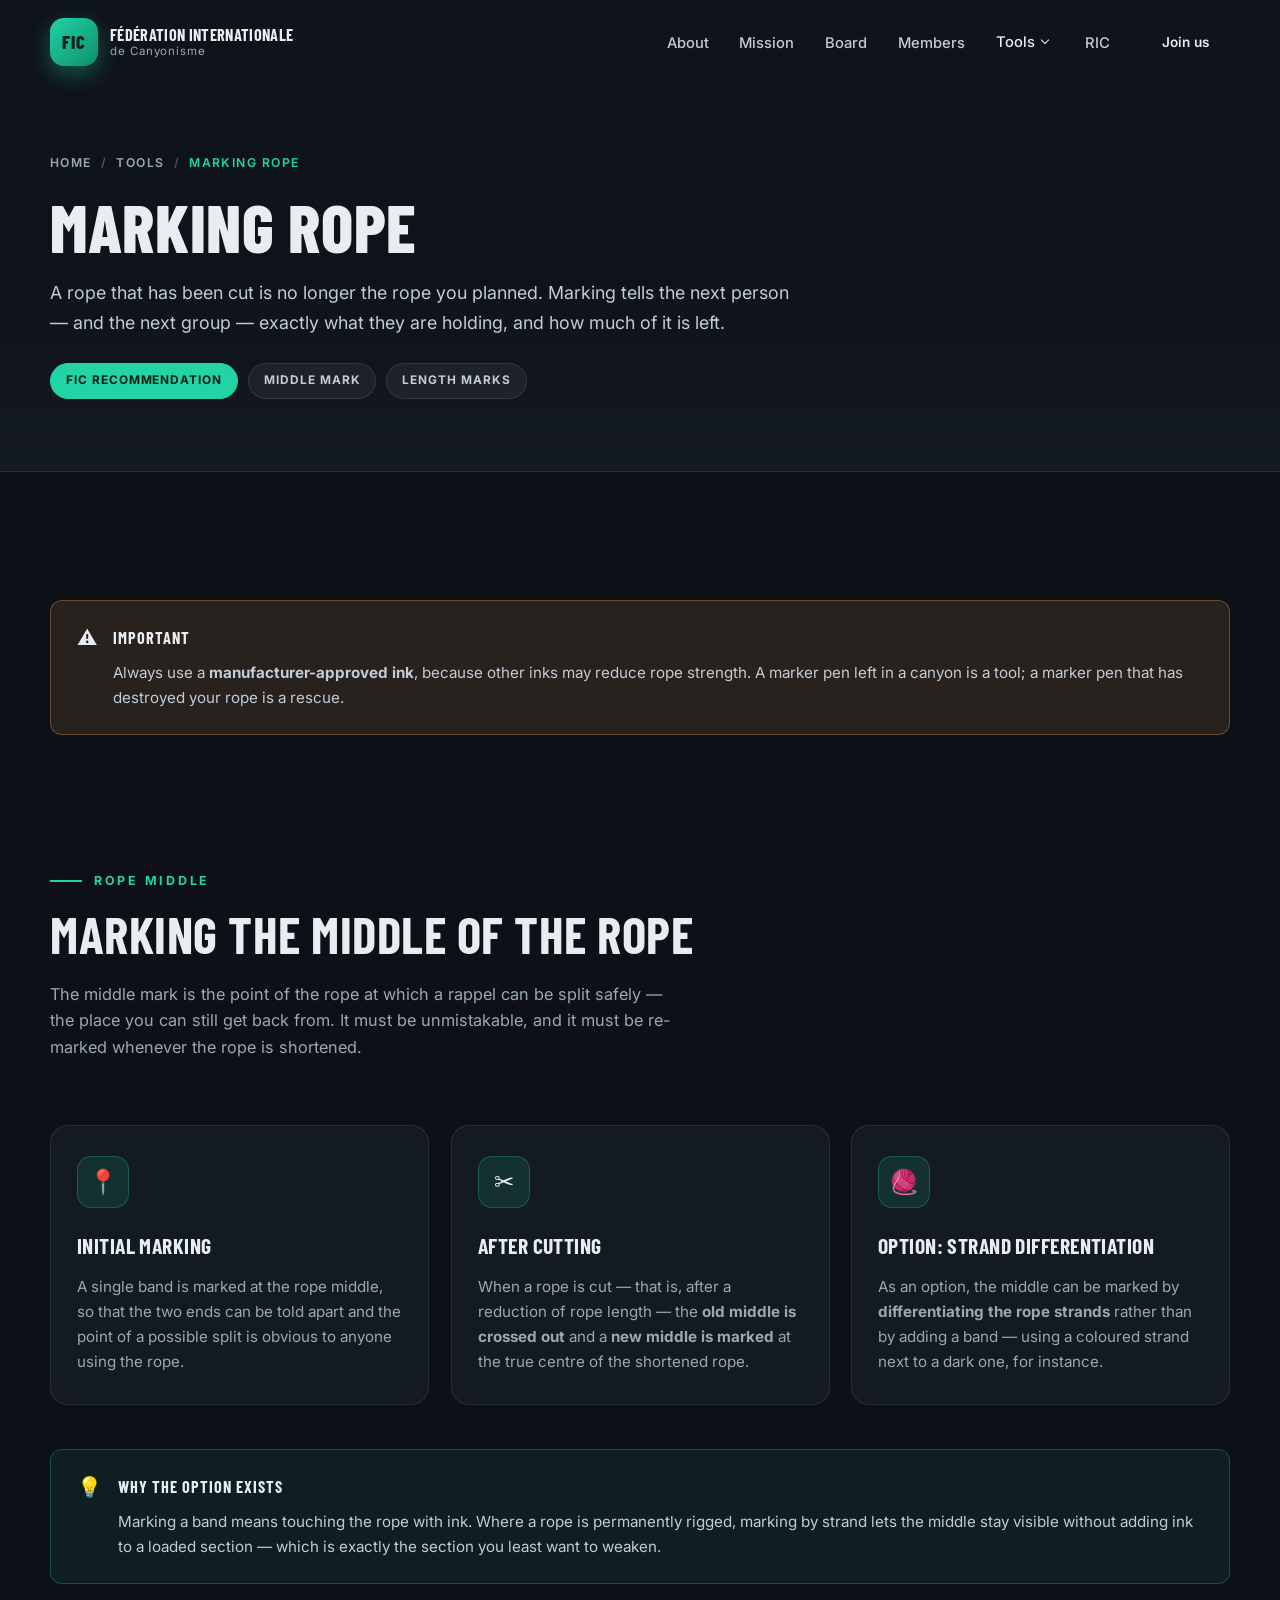
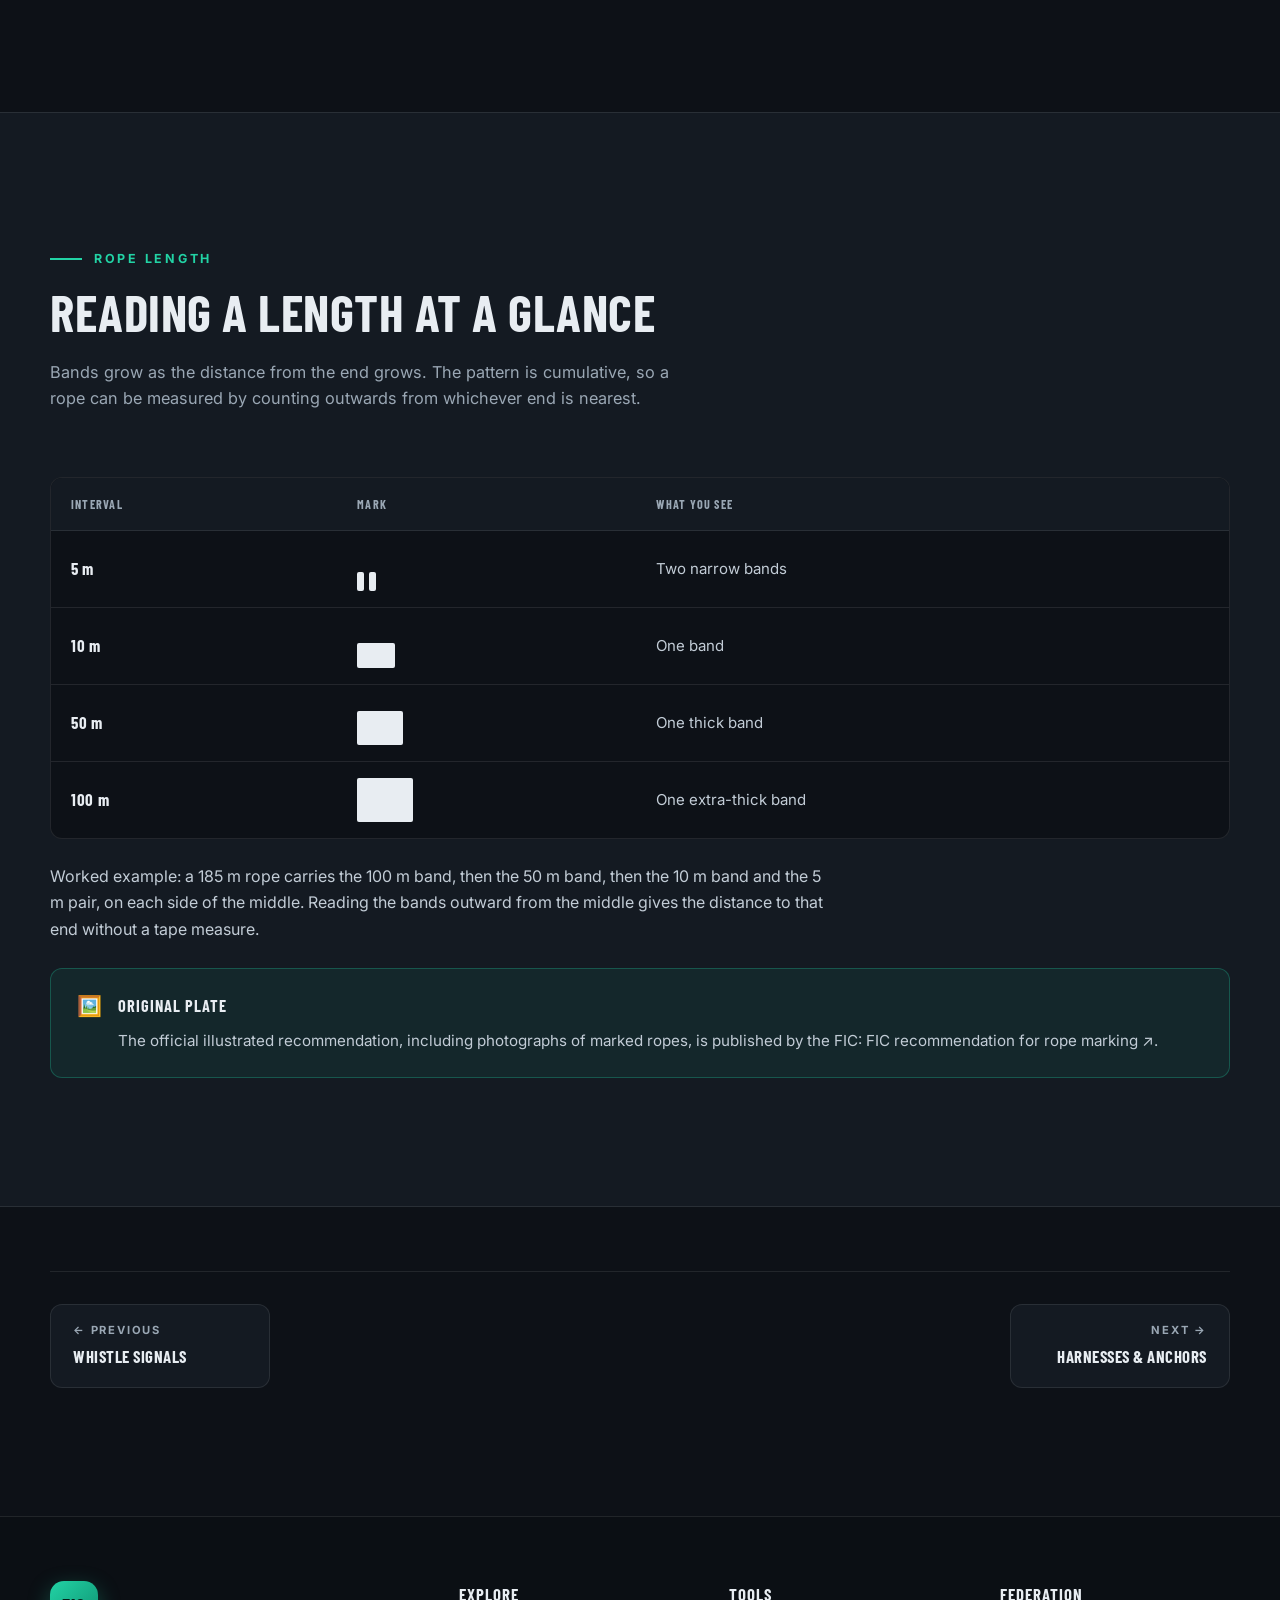
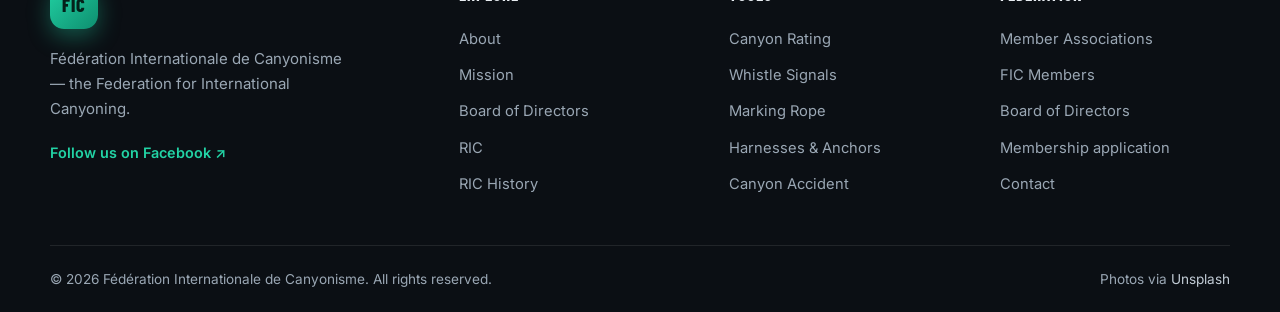
<file: marking-rope.html>
<!DOCTYPE html>
<html lang="en">
<head>
  <meta charset="UTF-8">
  <meta name="viewport" content="width=device-width, initial-scale=1.0">
  <title>Marking Rope — FIC</title>
  <meta name="description" content="The FIC recommendation for rope marking: how to mark the middle of a rope, how to re-mark after a cut, and the band pattern used to read rope length at a glance.">
  <link rel="preconnect" href="https://fonts.googleapis.com">
  <link rel="preconnect" href="https://fonts.gstatic.com" crossorigin>
  <link href="https://fonts.googleapis.com/css2?family=Barlow+Condensed:wght@600;700;800&family=Inter:wght@400;500;600;700&display=swap" rel="stylesheet">
  <link rel="stylesheet" href="styles.css">
</head>
<body>

  <!-- ================= HEADER ================= -->
  <header class="site-header" id="siteHeader">
    <nav class="nav container" aria-label="Main navigation">
      <a href="index.html" class="nav__logo" aria-label="FIC home">
        <span class="nav__logo-mark">FIC</span>
        <span class="nav__logo-text">
          <strong>Fédération Internationale</strong>
          <small>de Canyonisme</small>
        </span>
      </a>

      <button class="nav__toggle" id="navToggle" aria-label="Open menu" aria-expanded="false" aria-controls="navMenu">
        <span></span><span></span><span></span>
      </button>

      <ul class="nav__menu" id="navMenu">
        <li><a href="index.html#about">About</a></li>
        <li><a href="index.html#mission">Mission</a></li>
        <li><a href="index.html#board">Board</a></li>
        <li><a href="index.html#members">Members</a></li>
        <li class="nav__item--sub is-current">
          <button type="button" class="nav__sub-toggle" aria-expanded="false" aria-controls="navTools">
            Tools <span class="nav__caret" aria-hidden="true"></span>
          </button>
          <ul class="nav__sub" id="navTools">
            <li><a href="tools.html">All tools</a></li>
            <li><a href="canyon-rating.html">Canyon Rating</a></li>
            <li><a href="whistle-signals.html">Whistle Signals</a></li>
            <li><a href="marking-rope.html" class="is-active" aria-current="page">Marking Rope</a></li>
            <li><a href="harnesses.html">Harnesses &amp; Anchors</a></li>
          </ul>
        </li>
        <li><a href="index.html#ric">RIC</a></li>
        <li><a href="index.html#contact" class="btn btn--small">Join us</a></li>
      </ul>
    </nav>
  </header>

  <main>
    <!-- ================= PAGE HEAD ================= -->
    <section class="pagehead">
      <div class="pagehead__bg" style="background-image:url('https://images.unsplash.com/photo-1722424489978-be68f8624dbc?fm=jpg&q=70&w=2000&auto=format&fit=crop&ixlib=rb-4.1.0');"></div>
      <div class="pagehead__inner container">
        <nav class="crumbs" aria-label="Breadcrumb">
          <a href="index.html">Home</a>
          <span aria-hidden="true">/</span>
          <a href="tools.html">Tools</a>
          <span aria-hidden="true">/</span>
          <span class="crumbs__current">Marking Rope</span>
        </nav>
        <h1 class="pagehead__title">Marking Rope</h1>
        <p class="pagehead__lead">A rope that has been cut is no longer the rope you planned. Marking tells the next person — and the next group — exactly what they are holding, and how much of it is left.</p>
        <div class="pagehead__chips">
          <span class="chip chip--accent">FIC recommendation</span>
          <span class="chip">Middle mark</span>
          <span class="chip">Length marks</span>
        </div>
      </div>
    </section>

    <!-- ================= IMPORTANT ================= -->
    <section class="section" style="padding-bottom:0">
      <div class="container">
        <div class="callout callout--warn reveal">
          <span class="callout__icon" aria-hidden="true">⚠️</span>
          <div>
            <h3 class="callout__title">Important</h3>
            <p>Always use a <strong>manufacturer-approved ink</strong>, because other inks may reduce rope strength. A marker pen left in a canyon is a tool; a marker pen that has destroyed your rope is a rescue.</p>
          </div>
        </div>
      </div>
    </section>

    <!-- ================= MIDDLE MARK ================= -->
    <section class="section">
      <div class="container">
        <div class="section__head reveal">
          <p class="section__kicker">Rope middle</p>
          <h2 class="section__title">Marking the middle of the rope</h2>
          <p class="section__lead">The middle mark is the point of the rope at which a rappel can be split safely — the place you can still get back from. It must be unmistakable, and it must be re-marked whenever the rope is shortened.</p>
        </div>

        <div class="mission__grid">
          <article class="card reveal">
            <span class="card__icon" aria-hidden="true">📍</span>
            <h3>Initial marking</h3>
            <p>A single band is marked at the rope middle, so that the two ends can be told apart and the point of a possible split is obvious to anyone using the rope.</p>
          </article>
          <article class="card reveal">
            <span class="card__icon" aria-hidden="true">✂️</span>
            <h3>After cutting</h3>
            <p>When a rope is cut — that is, after a reduction of rope length — the <strong>old middle is crossed out</strong> and a <strong>new middle is marked</strong> at the true centre of the shortened rope.</p>
          </article>
          <article class="card reveal">
            <span class="card__icon" aria-hidden="true">🧶</span>
            <h3>Option: strand differentiation</h3>
            <p>As an option, the middle can be marked by <strong>differentiating the rope strands</strong> rather than by adding a band — using a coloured strand next to a dark one, for instance.</p>
          </article>
        </div>

        <div class="callout reveal" style="margin-top:clamp(30px,4vw,44px)">
          <span class="callout__icon" aria-hidden="true">💡</span>
          <div>
            <h3 class="callout__title">Why the option exists</h3>
            <p>Marking a band means touching the rope with ink. Where a rope is permanently rigged, marking by strand lets the middle stay visible without adding ink to a loaded section — which is exactly the section you least want to weaken.</p>
          </div>
        </div>
      </div>
    </section>

    <!-- ================= LENGTH MARKS ================= -->
    <section class="section rating">
      <div class="container">
        <div class="section__head reveal">
          <p class="section__kicker">Rope length</p>
          <h2 class="section__title">Reading a length at a glance</h2>
          <p class="section__lead">Bands grow as the distance from the end grows. The pattern is cumulative, so a rope can be measured by counting outwards from whichever end is nearest.</p>
        </div>

        <div class="rope-wrap reveal">
          <table class="rope-table">
            <thead>
              <tr>
                <th scope="col">Interval</th>
                <th scope="col">Mark</th>
                <th scope="col">What you see</th>
              </tr>
            </thead>
            <tbody>
              <tr>
                <td>5 m</td>
                <td><span class="bands" aria-hidden="true"><span class="band band--5"></span><span class="band band--5"></span></span></td>
                <td>Two narrow bands</td>
              </tr>
              <tr>
                <td>10 m</td>
                <td><span class="bands" aria-hidden="true"><span class="band band--10"></span></span></td>
                <td>One band</td>
              </tr>
              <tr>
                <td>50 m</td>
                <td><span class="bands" aria-hidden="true"><span class="band band--50"></span></span></td>
                <td>One thick band</td>
              </tr>
              <tr>
                <td>100 m</td>
                <td><span class="bands" aria-hidden="true"><span class="band band--100"></span></span></td>
                <td>One extra-thick band</td>
              </tr>
            </tbody>
          </table>
        </div>

        <div class="prose reveal" style="margin-top:24px">
          <p>Worked example: a 185 m rope carries the 100 m band, then the 50 m band, then the 10 m band and the 5 m pair, on each side of the middle. Reading the bands outward from the middle gives the distance to that end without a tape measure.</p>
        </div>

        <div class="callout reveal" style="margin-top:26px">
          <span class="callout__icon" aria-hidden="true">🖼️</span>
          <div>
            <h3 class="callout__title">Original plate</h3>
            <p>The official illustrated recommendation, including photographs of marked ropes, is published by the FIC: <a href="https://ficanyon.org/international-whistle-system/marking-rope/" target="_blank" rel="noopener">FIC recommendation for rope marking ↗</a>.</p>
          </div>
        </div>
      </div>
    </section>

    <!-- ================= NEXT / PREV ================= -->
    <section class="section" style="padding-top:0">
      <div class="container">
        <nav class="pagenav reveal" aria-label="Tool navigation">
          <a class="pagenav__link" href="whistle-signals.html">
            <span class="pagenav__dir">← Previous</span>
            <span class="pagenav__name">Whistle Signals</span>
          </a>
          <a class="pagenav__link pagenav__link--next" href="harnesses.html">
            <span class="pagenav__dir">Next →</span>
            <span class="pagenav__name">Harnesses &amp; Anchors</span>
          </a>
        </nav>
      </div>
    </section>
  </main>

  <!-- ================= FOOTER ================= -->
  <footer class="footer">
    <div class="container footer__grid">
      <div class="footer__brand">
        <span class="nav__logo-mark">FIC</span>
        <p class="footer__tagline">Fédération Internationale de Canyonisme — the Federation for International Canyoning.</p>
        <a class="footer__social" href="https://www.facebook.com/FICanyoning" target="_blank" rel="noopener">Follow us on Facebook ↗</a>
      </div>
      <div class="footer__col">
        <h4>Explore</h4>
        <ul>
          <li><a href="index.html#about">About</a></li>
          <li><a href="index.html#mission">Mission</a></li>
          <li><a href="index.html#board">Board of Directors</a></li>
          <li><a href="index.html#ric">RIC</a></li>
          <li><a href="index.html#ric-history">RIC History</a></li>
        </ul>
      </div>
      <div class="footer__col">
        <h4>Tools</h4>
        <ul>
          <li><a href="canyon-rating.html">Canyon Rating</a></li>
          <li><a href="whistle-signals.html">Whistle Signals</a></li>
          <li><a href="marking-rope.html">Marking Rope</a></li>
          <li><a href="harnesses.html">Harnesses &amp; Anchors</a></li>
          <li><a href="http://canyonaccident.org">Canyon Accident</a></li>
        </ul>
      </div>
      <div class="footer__col">
        <h4>Federation</h4>
        <ul>
          <li><a href="index.html#members">Member Associations</a></li>
          <li><a href="https://ficanyon.org/fic-members/">FIC Members</a></li>
          <li><a href="https://ficanyon.org/fic-board-of-directors/">Board of Directors</a></li>
          <li><a href="https://ficanyon.org/fic-application/">Membership application</a></li>
          <li><a href="https://ficanyon.org/contact-fic/">Contact</a></li>
        </ul>
      </div>
    </div>
    <div class="footer__bottom container">
      <p>© 2026 Fédération Internationale de Canyonisme. All rights reserved.</p>
      <p>Photos via <a href="https://unsplash.com" target="_blank" rel="noopener">Unsplash</a></p>
    </div>
  </footer>

  <script src="script.js"></script>
</body>
</html>
</file>
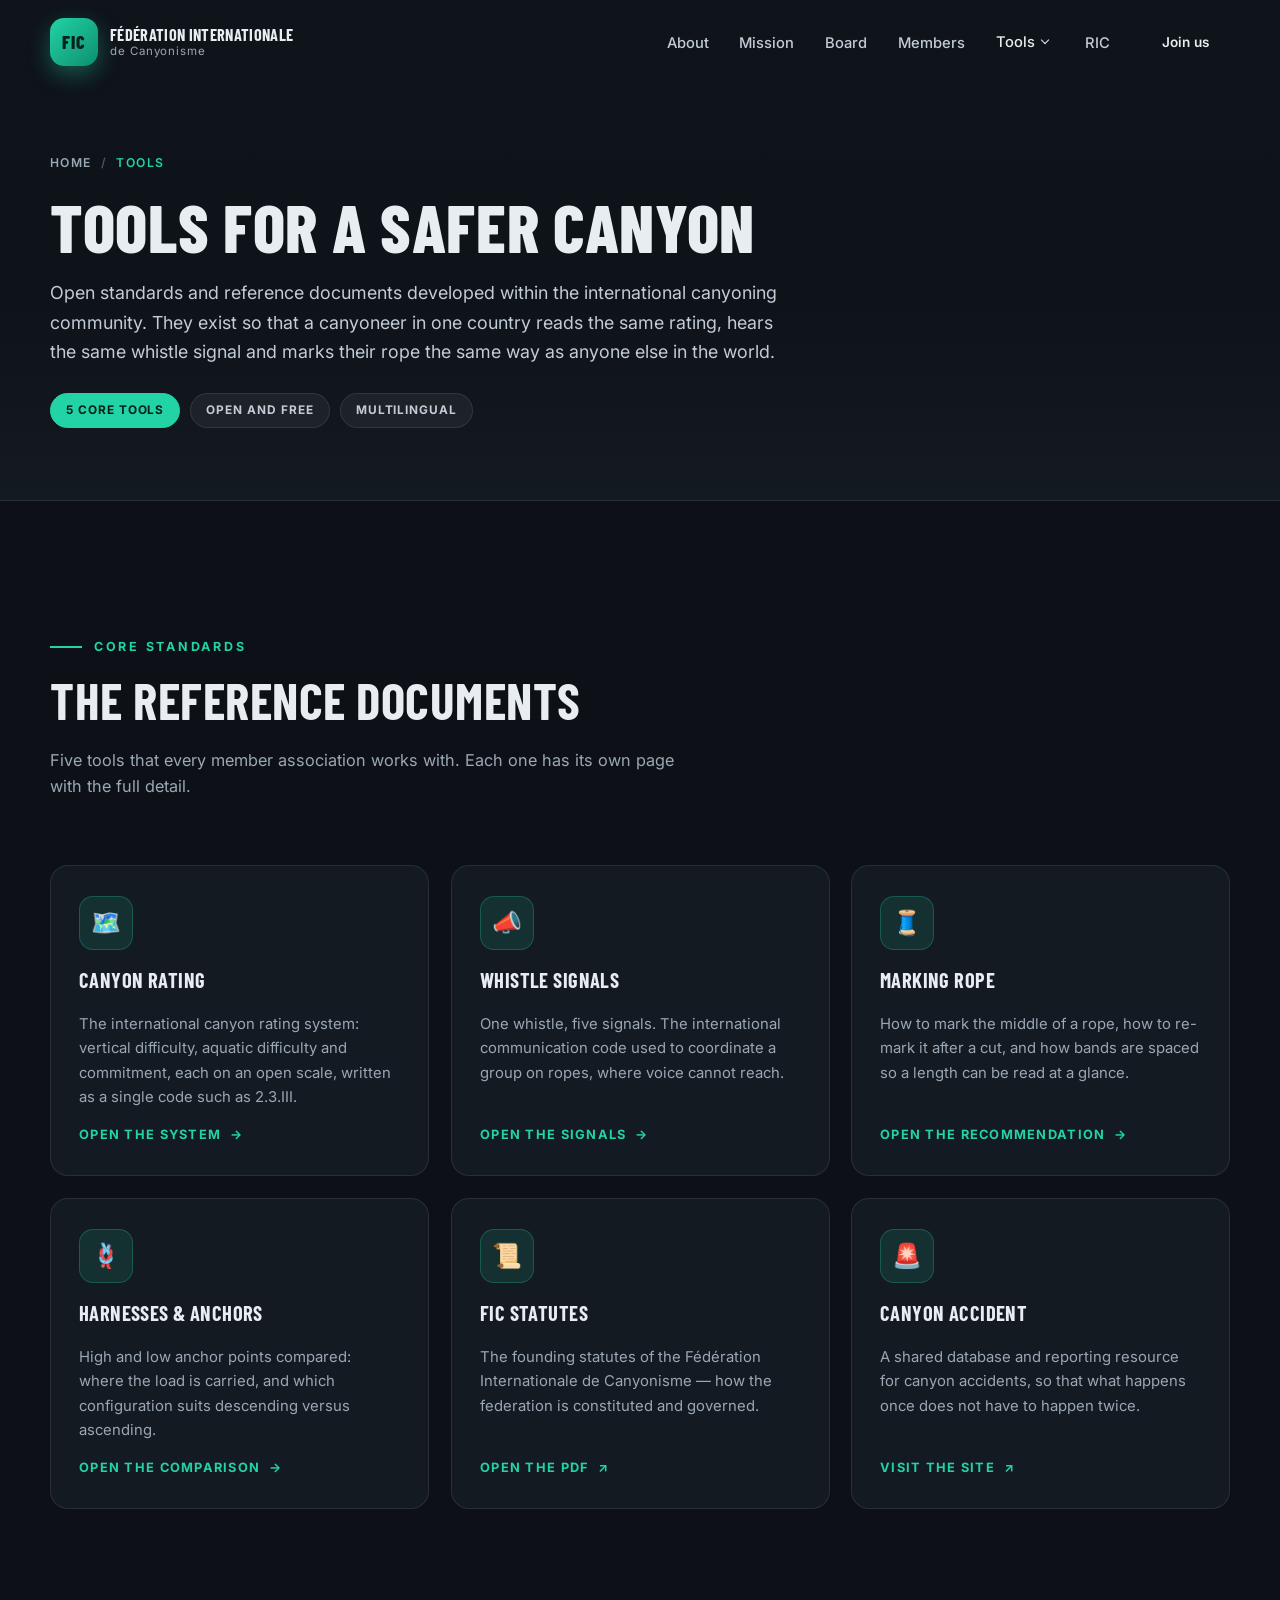
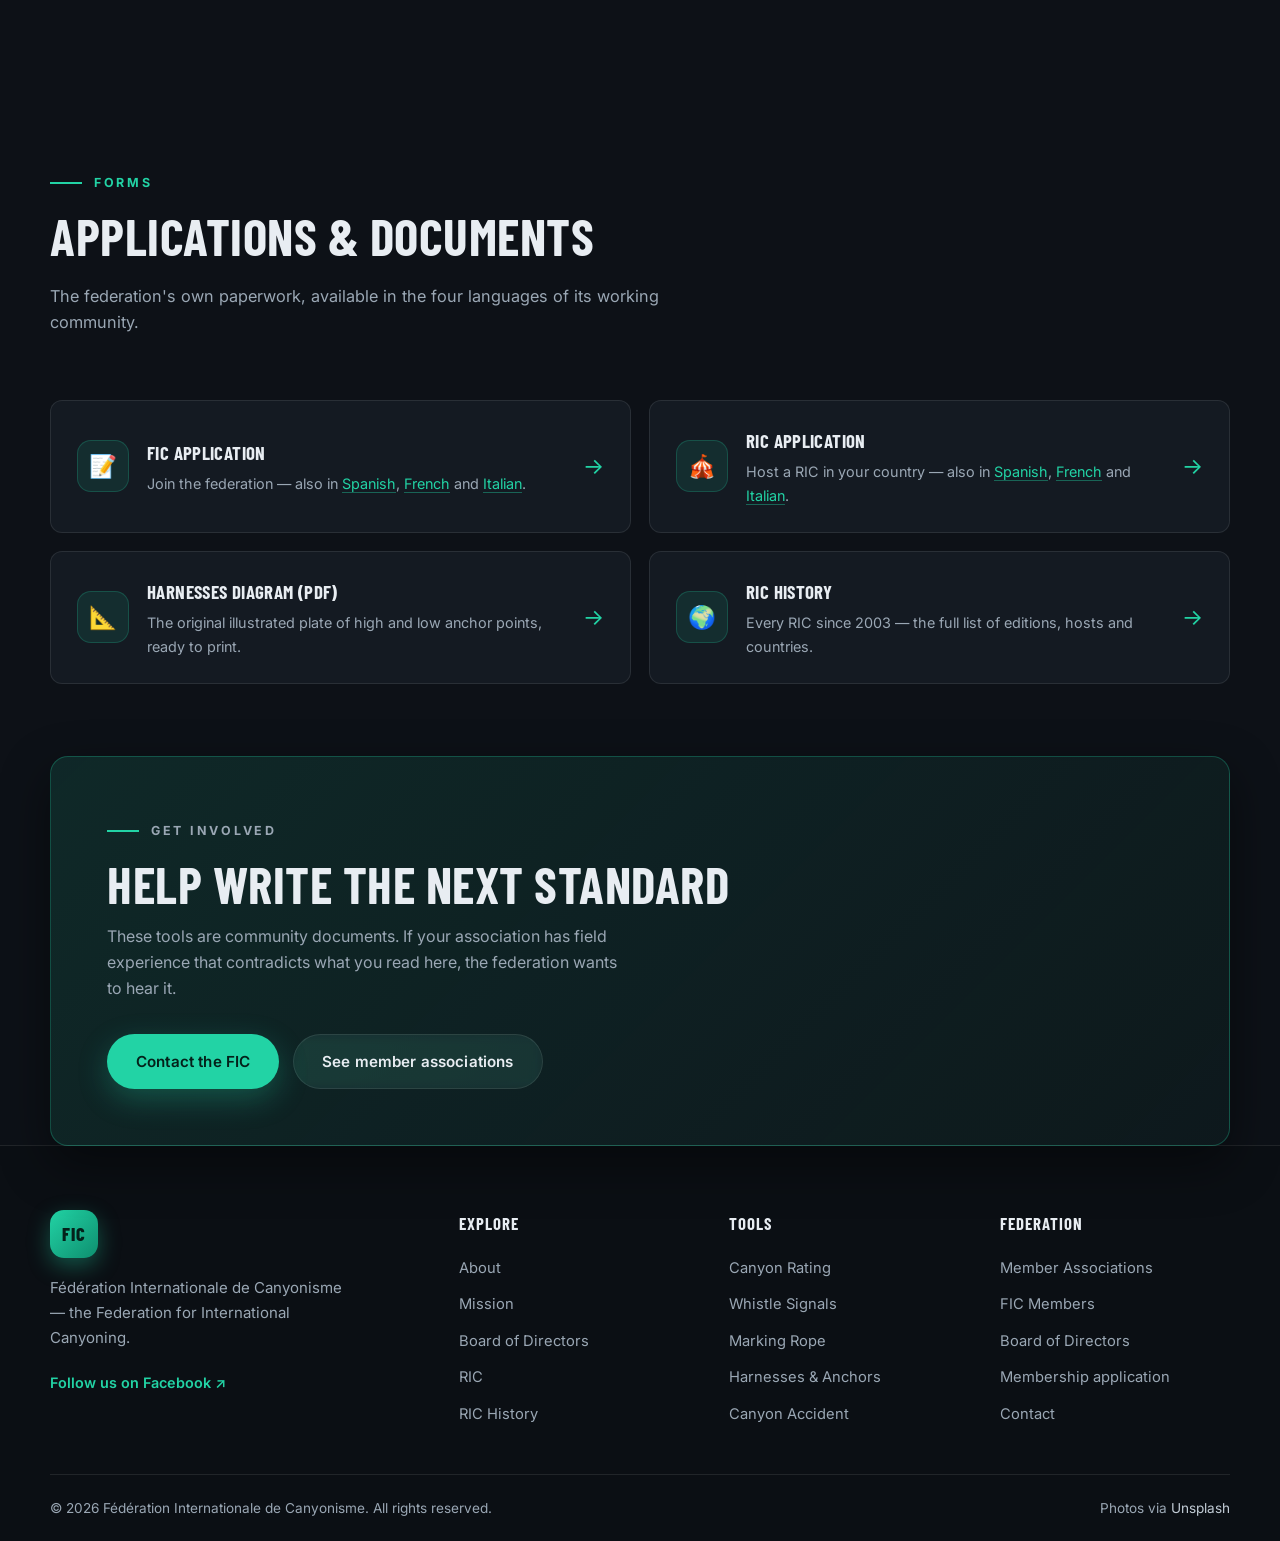
<file: tools.html>
<!DOCTYPE html>
<html lang="en">
<head>
  <meta charset="UTF-8">
  <meta name="viewport" content="width=device-width, initial-scale=1.0">
  <title>Tools for a safer canyon — FIC</title>
  <meta name="description" content="Open standards and documents developed within the international canyoning community: the canyon rating system, whistle signals, rope marking, harnesses and accident reporting.">
  <link rel="preconnect" href="https://fonts.googleapis.com">
  <link rel="preconnect" href="https://fonts.gstatic.com" crossorigin>
  <link href="https://fonts.googleapis.com/css2?family=Barlow+Condensed:wght@600;700;800&family=Inter:wght@400;500;600;700&display=swap" rel="stylesheet">
  <link rel="stylesheet" href="styles.css">
</head>
<body>

  <!-- ================= HEADER ================= -->
  <header class="site-header" id="siteHeader">
    <nav class="nav container" aria-label="Main navigation">
      <a href="index.html" class="nav__logo" aria-label="FIC home">
        <span class="nav__logo-mark">FIC</span>
        <span class="nav__logo-text">
          <strong>Fédération Internationale</strong>
          <small>de Canyonisme</small>
        </span>
      </a>

      <button class="nav__toggle" id="navToggle" aria-label="Open menu" aria-expanded="false" aria-controls="navMenu">
        <span></span><span></span><span></span>
      </button>

      <ul class="nav__menu" id="navMenu">
        <li><a href="index.html#about">About</a></li>
        <li><a href="index.html#mission">Mission</a></li>
        <li><a href="index.html#board">Board</a></li>
        <li><a href="index.html#members">Members</a></li>
        <li class="nav__item--sub is-current">
          <button type="button" class="nav__sub-toggle" aria-expanded="false" aria-controls="navTools">
            Tools <span class="nav__caret" aria-hidden="true"></span>
          </button>
          <ul class="nav__sub" id="navTools">
            <li><a href="tools.html" class="is-active" aria-current="page">All tools</a></li>
            <li><a href="canyon-rating.html">Canyon Rating</a></li>
            <li><a href="whistle-signals.html">Whistle Signals</a></li>
            <li><a href="marking-rope.html">Marking Rope</a></li>
            <li><a href="harnesses.html">Harnesses &amp; Anchors</a></li>
          </ul>
        </li>
        <li><a href="index.html#ric">RIC</a></li>
        <li><a href="index.html#contact" class="btn btn--small">Join us</a></li>
      </ul>
    </nav>
  </header>

  <main>
    <!-- ================= PAGE HEAD ================= -->
    <section class="pagehead">
      <div class="pagehead__bg" style="background-image:url('https://images.unsplash.com/photo-1770434379010-7bf35d5b8539?fm=jpg&q=70&w=2000&auto=format&fit=crop&ixlib=rb-4.1.0');"></div>
      <div class="pagehead__inner container">
        <nav class="crumbs" aria-label="Breadcrumb">
          <a href="index.html">Home</a>
          <span aria-hidden="true">/</span>
          <span class="crumbs__current">Tools</span>
        </nav>
        <h1 class="pagehead__title">Tools for a safer canyon</h1>
        <p class="pagehead__lead">Open standards and reference documents developed within the international canyoning community. They exist so that a canyoneer in one country reads the same rating, hears the same whistle signal and marks their rope the same way as anyone else in the world.</p>
        <div class="pagehead__chips">
          <span class="chip chip--accent">5 core tools</span>
          <span class="chip">Open and free</span>
          <span class="chip">Multilingual</span>
        </div>
      </div>
    </section>

    <!-- ================= CORE TOOLS ================= -->
    <section class="section">
      <div class="container">
        <div class="section__head reveal">
          <p class="section__kicker">Core standards</p>
          <h2 class="section__title">The reference documents</h2>
          <p class="section__lead">Five tools that every member association works with. Each one has its own page with the full detail.</p>
        </div>

        <div class="mission__grid">
          <a class="toolcard reveal" href="canyon-rating.html">
            <span class="toolcard__icon" aria-hidden="true">🗺️</span>
            <h3>Canyon Rating</h3>
            <p>The international canyon rating system: vertical difficulty, aquatic difficulty and commitment, each on an open scale, written as a single code such as 2.3.III.</p>
            <span class="toolcard__go">Open the system <span aria-hidden="true">→</span></span>
          </a>

          <a class="toolcard reveal" href="whistle-signals.html">
            <span class="toolcard__icon" aria-hidden="true">📣</span>
            <h3>Whistle Signals</h3>
            <p>One whistle, five signals. The international communication code used to coordinate a group on ropes, where voice cannot reach.</p>
            <span class="toolcard__go">Open the signals <span aria-hidden="true">→</span></span>
          </a>

          <a class="toolcard reveal" href="marking-rope.html">
            <span class="toolcard__icon" aria-hidden="true">🧵</span>
            <h3>Marking Rope</h3>
            <p>How to mark the middle of a rope, how to re-mark it after a cut, and how bands are spaced so a length can be read at a glance.</p>
            <span class="toolcard__go">Open the recommendation <span aria-hidden="true">→</span></span>
          </a>

          <a class="toolcard reveal" href="harnesses.html">
            <span class="toolcard__icon" aria-hidden="true">🪢</span>
            <h3>Harnesses &amp; Anchors</h3>
            <p>High and low anchor points compared: where the load is carried, and which configuration suits descending versus ascending.</p>
            <span class="toolcard__go">Open the comparison <span aria-hidden="true">→</span></span>
          </a>

          <a class="toolcard reveal" href="https://ficanyon.org/wp-content/uploads/2021/11/Statuts-FIC.pdf" target="_blank" rel="noopener">
            <span class="toolcard__icon" aria-hidden="true">📜</span>
            <h3>FIC Statutes</h3>
            <p>The founding statutes of the Fédération Internationale de Canyonisme — how the federation is constituted and governed.</p>
            <span class="toolcard__go">Open the PDF <span aria-hidden="true">↗</span></span>
          </a>

          <a class="toolcard reveal" href="http://canyonaccident.org" target="_blank" rel="noopener">
            <span class="toolcard__icon" aria-hidden="true">🚨</span>
            <h3>Canyon Accident</h3>
            <p>A shared database and reporting resource for canyon accidents, so that what happens once does not have to happen twice.</p>
            <span class="toolcard__go">Visit the site <span aria-hidden="true">↗</span></span>
          </a>
        </div>
      </div>
    </section>

    <!-- ================= APPLICATIONS ================= -->
    <section class="section resources">
      <div class="container">
        <div class="section__head reveal">
          <p class="section__kicker">Forms</p>
          <h2 class="section__title">Applications &amp; documents</h2>
          <p class="section__lead">The federation's own paperwork, available in the four languages of its working community.</p>
        </div>

        <div class="resources__grid">
          <article class="resource reveal">
            <span class="resource__icon" aria-hidden="true">📝</span>
            <div class="resource__body">
              <h3><a href="https://ficanyon.org/wp-content/uploads/2021/11/FIC_application_2018.pdf" target="_blank" rel="noopener">FIC Application</a></h3>
              <p>Join the federation — also in <a href="https://ficanyon.org/wp-content/uploads/2021/11/FIC_application_spanish.pdf" target="_blank" rel="noopener">Spanish</a>, <a href="https://ficanyon.org/wp-content/uploads/2021/11/FIC_application_FRENCH.pdf" target="_blank" rel="noopener">French</a> and <a href="https://ficanyon.org/wp-content/uploads/2021/11/FIC_application_ITALIAN.pdf" target="_blank" rel="noopener">Italian</a>.</p>
            </div>
            <span class="resource__arrow" aria-hidden="true">→</span>
          </article>

          <article class="resource reveal">
            <span class="resource__icon" aria-hidden="true">🎪</span>
            <div class="resource__body">
              <h3><a href="https://ficanyon.org/wp-content/uploads/2021/11/Rassemblement-International-Canyoning-RIC-Application_English.pdf" target="_blank" rel="noopener">RIC Application</a></h3>
              <p>Host a RIC in your country — also in <a href="https://ficanyon.org/wp-content/uploads/2021/11/Rassemblement-International-Canyoning-RIC-Application_2018_SPANISH.pdf" target="_blank" rel="noopener">Spanish</a>, <a href="https://ficanyon.org/wp-content/uploads/2021/11/Rassemblement-International-Canyoning-RIC-Application_2018_FRENCH.pdf" target="_blank" rel="noopener">French</a> and <a href="https://ficanyon.org/wp-content/uploads/2021/11/Rassemblement-International-Canyoning-RIC-Application_2018_ITALIAN.pdf" target="_blank" rel="noopener">Italian</a>.</p>
            </div>
            <span class="resource__arrow" aria-hidden="true">→</span>
          </article>

          <article class="resource reveal">
            <span class="resource__icon" aria-hidden="true">📐</span>
            <div class="resource__body">
              <h3><a href="https://ficanyon.org/wp-content/uploads/2025/07/Canyoning-Harnesses-Anchor-Points.pdf" target="_blank" rel="noopener">Harnesses diagram (PDF)</a></h3>
              <p>The original illustrated plate of high and low anchor points, ready to print.</p>
            </div>
            <span class="resource__arrow" aria-hidden="true">→</span>
          </article>

          <article class="resource reveal">
            <span class="resource__icon" aria-hidden="true">🌍</span>
            <div class="resource__body">
              <h3><a href="index.html#ric-history">RIC History</a></h3>
              <p>Every RIC since 2003 — the full list of editions, hosts and countries.</p>
            </div>
            <span class="resource__arrow" aria-hidden="true">→</span>
          </article>
        </div>
      </div>
    </section>

    <!-- ================= CTA ================= -->
    <section class="section cta" id="contact">
      <div class="container cta__box reveal">
        <div class="cta__text">
          <p class="section__kicker">Get involved</p>
          <h2 class="section__title">Help write the next standard</h2>
          <p>These tools are community documents. If your association has field experience that contradicts what you read here, the federation wants to hear it.</p>
        </div>
        <div class="cta__actions">
          <a class="btn btn--primary" href="https://ficanyon.org/contact-fic/">Contact the FIC</a>
          <a class="btn btn--ghost" href="index.html#members">See member associations</a>
        </div>
      </div>
    </section>
  </main>

  <!-- ================= FOOTER ================= -->
  <footer class="footer">
    <div class="container footer__grid">
      <div class="footer__brand">
        <span class="nav__logo-mark">FIC</span>
        <p class="footer__tagline">Fédération Internationale de Canyonisme — the Federation for International Canyoning.</p>
        <a class="footer__social" href="https://www.facebook.com/FICanyoning" target="_blank" rel="noopener">Follow us on Facebook ↗</a>
      </div>
      <div class="footer__col">
        <h4>Explore</h4>
        <ul>
          <li><a href="index.html#about">About</a></li>
          <li><a href="index.html#mission">Mission</a></li>
          <li><a href="index.html#board">Board of Directors</a></li>
          <li><a href="index.html#ric">RIC</a></li>
          <li><a href="index.html#ric-history">RIC History</a></li>
        </ul>
      </div>
      <div class="footer__col">
        <h4>Tools</h4>
        <ul>
          <li><a href="canyon-rating.html">Canyon Rating</a></li>
          <li><a href="whistle-signals.html">Whistle Signals</a></li>
          <li><a href="marking-rope.html">Marking Rope</a></li>
          <li><a href="harnesses.html">Harnesses &amp; Anchors</a></li>
          <li><a href="http://canyonaccident.org">Canyon Accident</a></li>
        </ul>
      </div>
      <div class="footer__col">
        <h4>Federation</h4>
        <ul>
          <li><a href="index.html#members">Member Associations</a></li>
          <li><a href="https://ficanyon.org/fic-members/">FIC Members</a></li>
          <li><a href="https://ficanyon.org/fic-board-of-directors/">Board of Directors</a></li>
          <li><a href="https://ficanyon.org/fic-application/">Membership application</a></li>
          <li><a href="https://ficanyon.org/contact-fic/">Contact</a></li>
        </ul>
      </div>
    </div>
    <div class="footer__bottom container">
      <p>© 2026 Fédération Internationale de Canyonisme. All rights reserved.</p>
      <p>Photos via <a href="https://unsplash.com" target="_blank" rel="noopener">Unsplash</a></p>
    </div>
  </footer>

  <script src="script.js"></script>
</body>
</html>
</file>
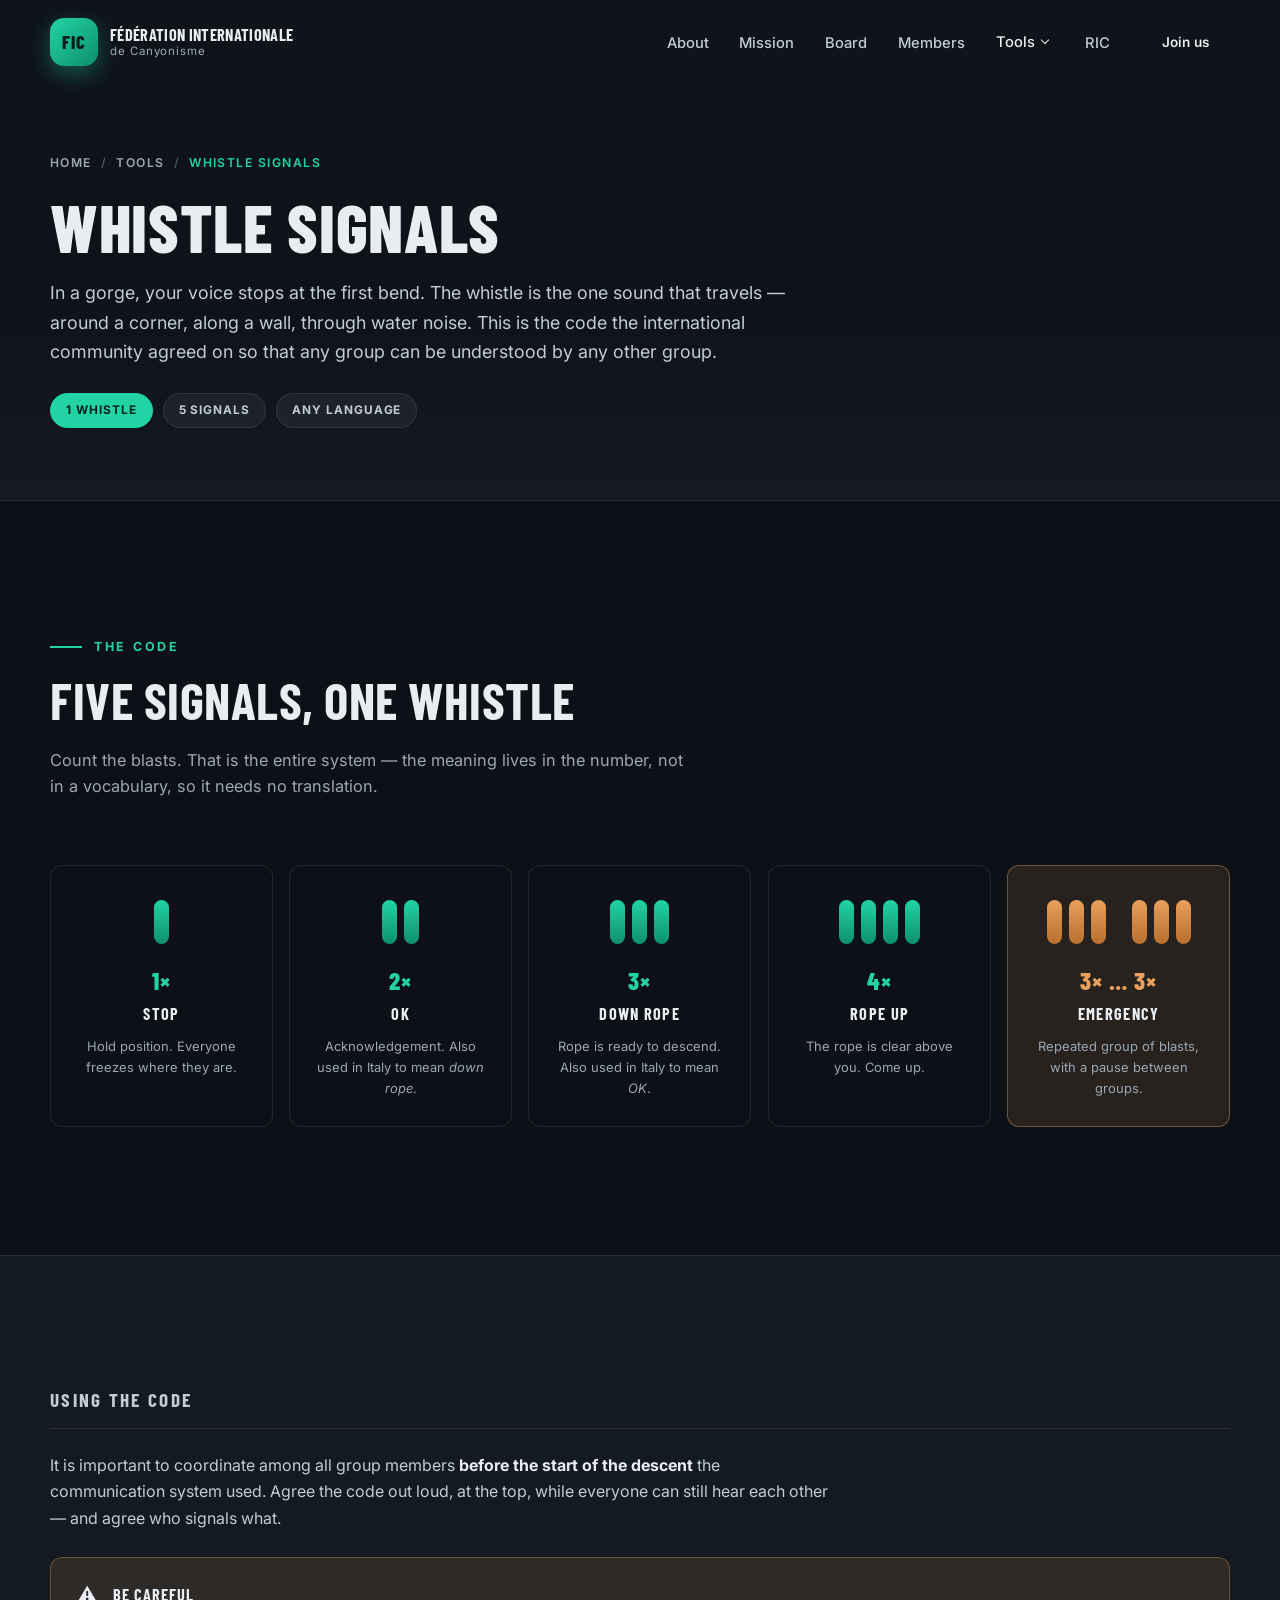
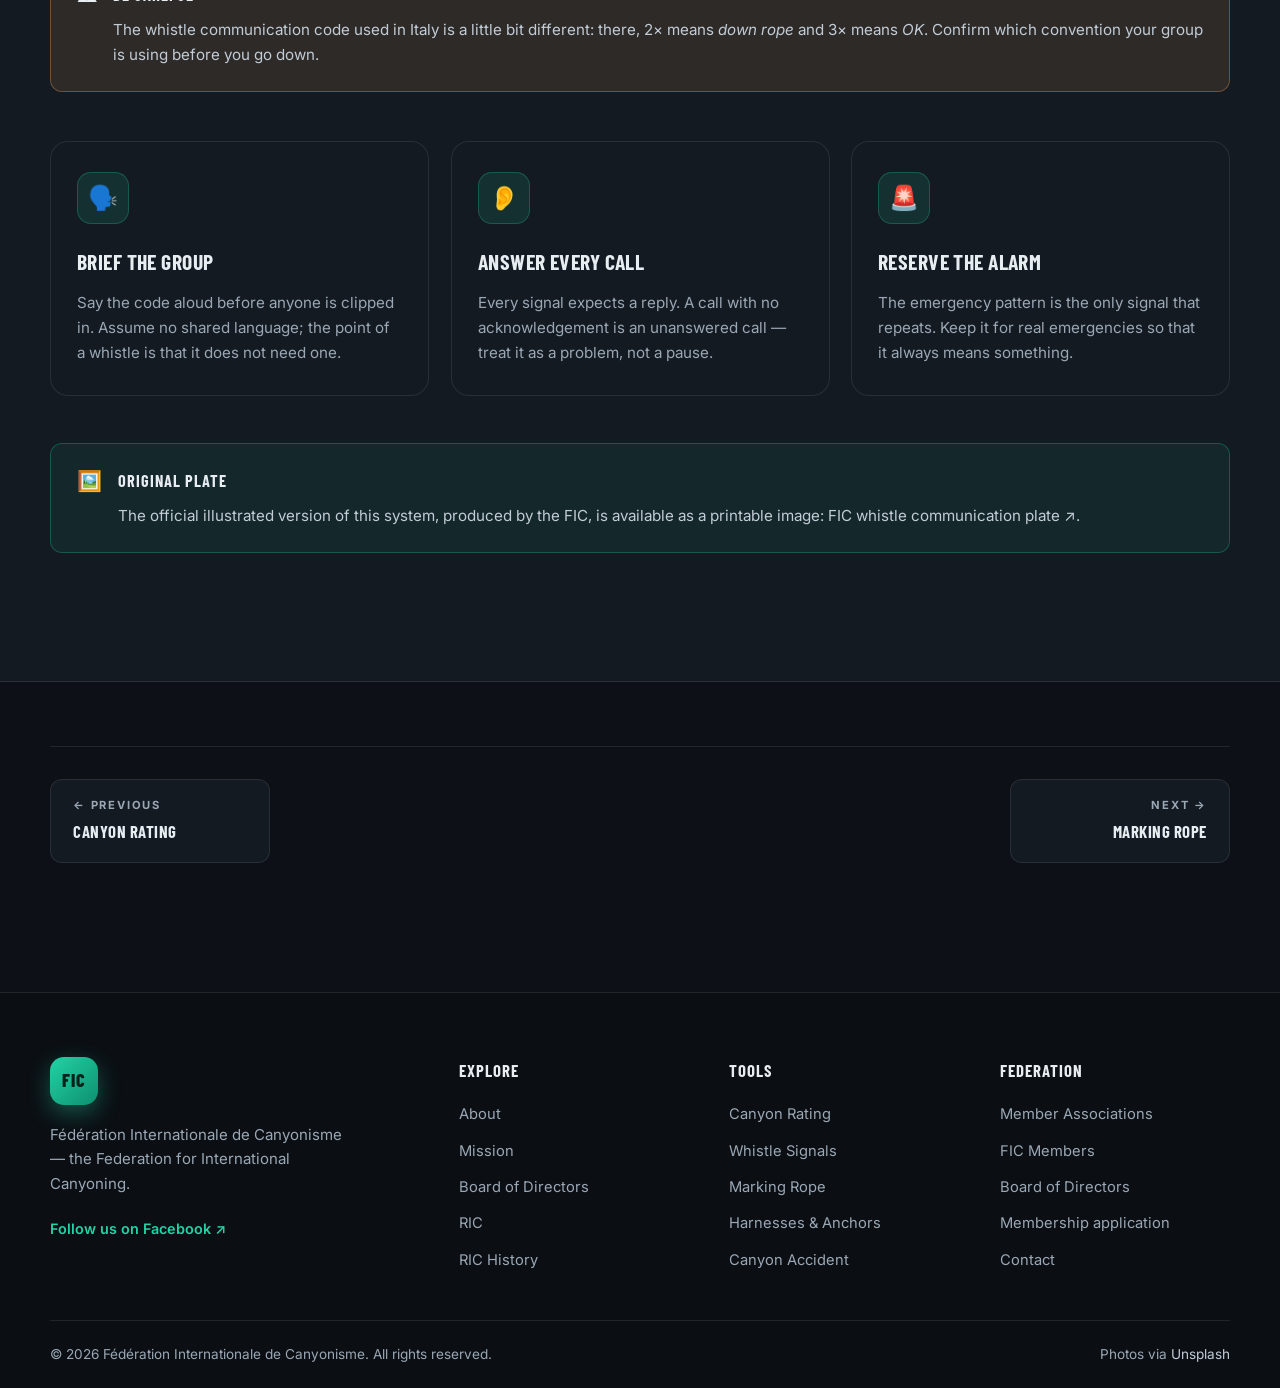
<file: whistle-signals.html>
<!DOCTYPE html>
<html lang="en">
<head>
  <meta charset="UTF-8">
  <meta name="viewport" content="width=device-width, initial-scale=1.0">
  <title>Whistle Signals — FIC</title>
  <meta name="description" content="The international whistle communication system in canyoning: one whistle, five signals — stop, OK, down rope, rope up and emergency.">
  <link rel="preconnect" href="https://fonts.googleapis.com">
  <link rel="preconnect" href="https://fonts.gstatic.com" crossorigin>
  <link href="https://fonts.googleapis.com/css2?family=Barlow+Condensed:wght@600;700;800&family=Inter:wght@400;500;600;700&display=swap" rel="stylesheet">
  <link rel="stylesheet" href="styles.css">
</head>
<body>

  <!-- ================= HEADER ================= -->
  <header class="site-header" id="siteHeader">
    <nav class="nav container" aria-label="Main navigation">
      <a href="index.html" class="nav__logo" aria-label="FIC home">
        <span class="nav__logo-mark">FIC</span>
        <span class="nav__logo-text">
          <strong>Fédération Internationale</strong>
          <small>de Canyonisme</small>
        </span>
      </a>

      <button class="nav__toggle" id="navToggle" aria-label="Open menu" aria-expanded="false" aria-controls="navMenu">
        <span></span><span></span><span></span>
      </button>

      <ul class="nav__menu" id="navMenu">
        <li><a href="index.html#about">About</a></li>
        <li><a href="index.html#mission">Mission</a></li>
        <li><a href="index.html#board">Board</a></li>
        <li><a href="index.html#members">Members</a></li>
        <li class="nav__item--sub is-current">
          <button type="button" class="nav__sub-toggle" aria-expanded="false" aria-controls="navTools">
            Tools <span class="nav__caret" aria-hidden="true"></span>
          </button>
          <ul class="nav__sub" id="navTools">
            <li><a href="tools.html">All tools</a></li>
            <li><a href="canyon-rating.html">Canyon Rating</a></li>
            <li><a href="whistle-signals.html" class="is-active" aria-current="page">Whistle Signals</a></li>
            <li><a href="marking-rope.html">Marking Rope</a></li>
            <li><a href="harnesses.html">Harnesses &amp; Anchors</a></li>
          </ul>
        </li>
        <li><a href="index.html#ric">RIC</a></li>
        <li><a href="index.html#contact" class="btn btn--small">Join us</a></li>
      </ul>
    </nav>
  </header>

  <main>
    <!-- ================= PAGE HEAD ================= -->
    <section class="pagehead">
      <div class="pagehead__bg" style="background-image:url('https://images.unsplash.com/photo-1769175053708-cd33e4959180?fm=jpg&q=70&w=2000&auto=format&fit=crop&ixlib=rb-4.1.0');"></div>
      <div class="pagehead__inner container">
        <nav class="crumbs" aria-label="Breadcrumb">
          <a href="index.html">Home</a>
          <span aria-hidden="true">/</span>
          <a href="tools.html">Tools</a>
          <span aria-hidden="true">/</span>
          <span class="crumbs__current">Whistle Signals</span>
        </nav>
        <h1 class="pagehead__title">Whistle Signals</h1>
        <p class="pagehead__lead">In a gorge, your voice stops at the first bend. The whistle is the one sound that travels — around a corner, along a wall, through water noise. This is the code the international community agreed on so that any group can be understood by any other group.</p>
        <div class="pagehead__chips">
          <span class="chip chip--accent">1 whistle</span>
          <span class="chip">5 signals</span>
          <span class="chip">Any language</span>
        </div>
      </div>
    </section>

    <!-- ================= SIGNALS ================= -->
    <section class="section">
      <div class="container">
        <div class="section__head reveal">
          <p class="section__kicker">The code</p>
          <h2 class="section__title">Five signals, one whistle</h2>
          <p class="section__lead">Count the blasts. That is the entire system — the meaning lives in the number, not in a vocabulary, so it needs no translation.</p>
        </div>

        <div class="whistle__grid">
          <article class="whistle__card reveal">
            <div class="whistle__blasts" aria-hidden="true">
              <span class="blast"></span>
            </div>
            <p class="whistle__count">1×</p>
            <h3 class="whistle__name">Stop</h3>
            <p class="whistle__note">Hold position. Everyone freezes where they are.</p>
          </article>

          <article class="whistle__card reveal">
            <div class="whistle__blasts" aria-hidden="true">
              <span class="blast"></span>
              <span class="blast"></span>
            </div>
            <p class="whistle__count">2×</p>
            <h3 class="whistle__name">OK</h3>
            <p class="whistle__note">Acknowledgement. Also used in Italy to mean <em>down rope</em>.</p>
          </article>

          <article class="whistle__card reveal">
            <div class="whistle__blasts" aria-hidden="true">
              <span class="blast"></span>
              <span class="blast"></span>
              <span class="blast"></span>
            </div>
            <p class="whistle__count">3×</p>
            <h3 class="whistle__name">Down Rope</h3>
            <p class="whistle__note">Rope is ready to descend. Also used in Italy to mean <em>OK</em>.</p>
          </article>

          <article class="whistle__card reveal">
            <div class="whistle__blasts" aria-hidden="true">
              <span class="blast"></span>
              <span class="blast"></span>
              <span class="blast"></span>
              <span class="blast"></span>
            </div>
            <p class="whistle__count">4×</p>
            <h3 class="whistle__name">Rope Up</h3>
            <p class="whistle__note">The rope is clear above you. Come up.</p>
          </article>

          <article class="whistle__card whistle__card--alert reveal">
            <div class="whistle__blasts" aria-hidden="true">
              <span class="blast"></span>
              <span class="blast"></span>
              <span class="blast"></span>
              <span class="blast--gap"></span>
              <span class="blast"></span>
              <span class="blast"></span>
              <span class="blast"></span>
            </div>
            <p class="whistle__count">3× … 3×</p>
            <h3 class="whistle__name">Emergency</h3>
            <p class="whistle__note">Repeated group of blasts, with a pause between groups.</p>
          </article>
        </div>
      </div>
    </section>

    <!-- ================= HOW TO USE ================= -->
    <section class="section rating">
      <div class="container">
        <h2 class="subhead reveal">Using the code</h2>

        <div class="prose reveal">
          <p>It is important to coordinate among all group members <strong>before the start of the descent</strong> the communication system used. Agree the code out loud, at the top, while everyone can still hear each other — and agree who signals what.</p>
        </div>

        <div class="callout callout--warn reveal" style="margin-top:26px">
          <span class="callout__icon" aria-hidden="true">⚠️</span>
          <div>
            <h3 class="callout__title">Be careful</h3>
            <p>The whistle communication code used in Italy is a little bit different: there, 2× means <em>down rope</em> and 3× means <em>OK</em>. Confirm which convention your group is using before you go down.</p>
          </div>
        </div>

        <div class="mission__grid" style="margin-top:clamp(32px,4vw,48px)">
          <article class="card reveal">
            <span class="card__icon" aria-hidden="true">🗣️</span>
            <h3>Brief the group</h3>
            <p>Say the code aloud before anyone is clipped in. Assume no shared language; the point of a whistle is that it does not need one.</p>
          </article>
          <article class="card reveal">
            <span class="card__icon" aria-hidden="true">👂</span>
            <h3>Answer every call</h3>
            <p>Every signal expects a reply. A call with no acknowledgement is an unanswered call — treat it as a problem, not a pause.</p>
          </article>
          <article class="card reveal">
            <span class="card__icon" aria-hidden="true">🚨</span>
            <h3>Reserve the alarm</h3>
            <p>The emergency pattern is the only signal that repeats. Keep it for real emergencies so that it always means something.</p>
          </article>
        </div>

        <div class="callout reveal" style="margin-top:clamp(32px,4vw,48px)">
          <span class="callout__icon" aria-hidden="true">🖼️</span>
          <div>
            <h3 class="callout__title">Original plate</h3>
            <p>The official illustrated version of this system, produced by the FIC, is available as a printable image: <a href="https://ficanyon.org/wp-content/uploads/2024/01/FIC_Whistle-communication-1-scaled.jpg" target="_blank" rel="noopener">FIC whistle communication plate ↗</a>.</p>
          </div>
        </div>
      </div>
    </section>

    <!-- ================= NEXT / PREV ================= -->
    <section class="section" style="padding-top:0">
      <div class="container">
        <nav class="pagenav reveal" aria-label="Tool navigation">
          <a class="pagenav__link" href="canyon-rating.html">
            <span class="pagenav__dir">← Previous</span>
            <span class="pagenav__name">Canyon Rating</span>
          </a>
          <a class="pagenav__link pagenav__link--next" href="marking-rope.html">
            <span class="pagenav__dir">Next →</span>
            <span class="pagenav__name">Marking Rope</span>
          </a>
        </nav>
      </div>
    </section>
  </main>

  <!-- ================= FOOTER ================= -->
  <footer class="footer">
    <div class="container footer__grid">
      <div class="footer__brand">
        <span class="nav__logo-mark">FIC</span>
        <p class="footer__tagline">Fédération Internationale de Canyonisme — the Federation for International Canyoning.</p>
        <a class="footer__social" href="https://www.facebook.com/FICanyoning" target="_blank" rel="noopener">Follow us on Facebook ↗</a>
      </div>
      <div class="footer__col">
        <h4>Explore</h4>
        <ul>
          <li><a href="index.html#about">About</a></li>
          <li><a href="index.html#mission">Mission</a></li>
          <li><a href="index.html#board">Board of Directors</a></li>
          <li><a href="index.html#ric">RIC</a></li>
          <li><a href="index.html#ric-history">RIC History</a></li>
        </ul>
      </div>
      <div class="footer__col">
        <h4>Tools</h4>
        <ul>
          <li><a href="canyon-rating.html">Canyon Rating</a></li>
          <li><a href="whistle-signals.html">Whistle Signals</a></li>
          <li><a href="marking-rope.html">Marking Rope</a></li>
          <li><a href="harnesses.html">Harnesses &amp; Anchors</a></li>
          <li><a href="http://canyonaccident.org">Canyon Accident</a></li>
        </ul>
      </div>
      <div class="footer__col">
        <h4>Federation</h4>
        <ul>
          <li><a href="index.html#members">Member Associations</a></li>
          <li><a href="https://ficanyon.org/fic-members/">FIC Members</a></li>
          <li><a href="https://ficanyon.org/fic-board-of-directors/">Board of Directors</a></li>
          <li><a href="https://ficanyon.org/fic-application/">Membership application</a></li>
          <li><a href="https://ficanyon.org/contact-fic/">Contact</a></li>
        </ul>
      </div>
    </div>
    <div class="footer__bottom container">
      <p>© 2026 Fédération Internationale de Canyonisme. All rights reserved.</p>
      <p>Photos via <a href="https://unsplash.com" target="_blank" rel="noopener">Unsplash</a></p>
    </div>
  </footer>

  <script src="script.js"></script>
</body>
</html>
</file>
<file: styles.css>
/* ============================================================
   FIC — Fédération Internationale de Canyonisme
   Modern stylesheet
   ============================================================ */

:root {
  /* Colors */
  --color-bg: #0d1117;
  --color-bg-soft: #141a22;
  --color-bg-elevated: #1a222c;
  --color-ink: #0b0f14;
  --color-text: #e8edf2;
  --color-text-muted: #9aa7b4;
  --color-text-soft: #c2ccd6;
  --color-accent: #22d3a5;
  --color-accent-strong: #16c79a;
  --color-accent-dark: #0e8f6f;
  --color-warn: #e8a05c;
  --color-warn-soft: rgba(232, 160, 92, 0.12);
  --color-border: rgba(255, 255, 255, 0.09);

  /* Typography */
  --font-display: "Barlow Condensed", "Arial Narrow", sans-serif;
  --font-body: "Inter", system-ui, -apple-system, sans-serif;

  /* Layout */
  --container: 1180px;
  --radius: 18px;
  --radius-sm: 12px;
  --shadow: 0 18px 50px rgba(0, 0, 0, 0.45);
  --transition: 0.28s cubic-bezier(0.22, 1, 0.36, 1);

  /* Spacing */
  --section-pad: clamp(72px, 10vw, 128px);
}

/* ---------- Reset ---------- */
*,
*::before,
*::after {
  box-sizing: border-box;
  margin: 0;
  padding: 0;
}

html {
  scroll-behavior: smooth;
  scroll-padding-top: 84px;
}

body {
  font-family: var(--font-body);
  background: var(--color-bg);
  color: var(--color-text);
  line-height: 1.65;
  -webkit-font-smoothing: antialiased;
  overflow-x: hidden;
}

img {
  display: block;
  max-width: 100%;
}

a {
  color: inherit;
  text-decoration: none;
}

ul {
  list-style: none;
}

.container {
  width: min(100% - 48px, var(--container));
  margin-inline: auto;
}

/* ---------- Buttons ---------- */
.btn {
  display: inline-flex;
  align-items: center;
  gap: 10px;
  padding: 14px 28px;
  border-radius: 999px;
  font-weight: 600;
  font-size: 0.95rem;
  letter-spacing: 0.01em;
  border: 1px solid transparent;
  cursor: pointer;
  transition: transform var(--transition), box-shadow var(--transition),
    background-color var(--transition), border-color var(--transition), color var(--transition);
  white-space: nowrap;
}

.btn--primary {
  background: var(--color-accent);
  color: #04211a;
  box-shadow: 0 10px 30px rgba(34, 211, 165, 0.28);
}

.btn--primary:hover {
  background: var(--color-accent-strong);
  transform: translateY(-2px);
  box-shadow: 0 14px 36px rgba(34, 211, 165, 0.38);
}

.btn--ghost {
  border-color: rgba(255, 255, 255, 0.35);
  color: var(--color-text);
  background: rgba(255, 255, 255, 0.04);
  backdrop-filter: blur(6px);
}

.btn--ghost:hover {
  border-color: var(--color-text);
  background: rgba(255, 255, 255, 0.1);
  transform: translateY(-2px);
}

.btn--small {
  padding: 10px 20px;
  font-size: 0.85rem;
}

/* ---------- Header / Nav ---------- */
.site-header {
  position: fixed;
  inset: 0 0 auto 0;
  z-index: 100;
  padding: 18px 0;
  transition: background-color var(--transition), padding var(--transition),
    box-shadow var(--transition), backdrop-filter var(--transition);
}

.site-header.is-scrolled {
  padding: 10px 0;
  background: rgba(13, 17, 23, 0.82);
  backdrop-filter: blur(14px);
  box-shadow: 0 10px 30px rgba(0, 0, 0, 0.35);
  border-bottom: 1px solid var(--color-border);
}

.nav {
  display: flex;
  align-items: center;
  justify-content: space-between;
  gap: 24px;
}

.nav__logo {
  display: flex;
  align-items: center;
  gap: 12px;
}

.nav__logo-mark {
  display: grid;
  place-items: center;
  width: 48px;
  height: 48px;
  border-radius: 14px;
  background: linear-gradient(135deg, var(--color-accent) 0%, var(--color-accent-dark) 100%);
  color: #04211a;
  font-family: var(--font-display);
  font-weight: 800;
  font-size: 1.15rem;
  letter-spacing: 0.04em;
  box-shadow: 0 8px 22px rgba(34, 211, 165, 0.35);
}

.nav__logo-text {
  display: flex;
  flex-direction: column;
  line-height: 1.15;
}

.nav__logo-text strong {
  font-family: var(--font-display);
  font-size: 1.02rem;
  font-weight: 700;
  letter-spacing: 0.02em;
  text-transform: uppercase;
}

.nav__logo-text small {
  color: var(--color-text-muted);
  font-size: 0.72rem;
  letter-spacing: 0.08em;
}

.nav__menu {
  display: flex;
  align-items: center;
  gap: clamp(16px, 2.4vw, 32px);
}

.nav__menu > li > a:not(.btn) {
  position: relative;
  font-size: 0.92rem;
  font-weight: 500;
  color: var(--color-text-soft);
  transition: color var(--transition);
  padding: 6px 0;
}

.nav__menu > li > a:not(.btn)::after {
  content: "";
  position: absolute;
  left: 0;
  bottom: 0;
  width: 100%;
  height: 2px;
  border-radius: 2px;
  background: var(--color-accent);
  transform: scaleX(0);
  transform-origin: left;
  transition: transform var(--transition);
}

.nav__menu > li > a:not(.btn):hover,
.nav__menu > li > a.is-active:not(.btn) {
  color: var(--color-text);
}

.nav__menu > li > a:not(.btn):hover::after,
.nav__menu > li > a.is-active:not(.btn)::after {
  transform: scaleX(1);
}

/* ---------- Tools submenu ---------- */
.nav__item--sub {
  position: relative;
}

.nav__sub-toggle {
  display: inline-flex;
  align-items: center;
  gap: 7px;
  padding: 6px 0;
  font-family: var(--font-body);
  font-size: 0.92rem;
  font-weight: 500;
  color: var(--color-text-soft);
  background: none;
  border: 0;
  cursor: pointer;
  transition: color var(--transition);
}

.nav__sub-toggle:hover,
.nav__sub-toggle.is-open,
.nav__item--sub.is-current > .nav__sub-toggle {
  color: var(--color-text);
}

.nav__item--sub.is-current > .nav__sub-toggle::after {
  content: "";
  display: block;
  height: 2px;
  margin-top: 5px;
  border-radius: 2px;
  background: var(--color-accent);
}

.nav__caret {
  width: 6px;
  height: 6px;
  border-right: 1.6px solid currentColor;
  border-bottom: 1.6px solid currentColor;
  transform: translateY(-2px) rotate(45deg);
  transition: transform var(--transition);
}

.nav__sub-toggle.is-open .nav__caret {
  transform: translateY(1px) rotate(-135deg);
}

.nav__sub {
  display: none;
  list-style: none;
}

.nav__sub a {
  display: block;
  padding: 9px 14px;
  border-radius: 9px;
  font-size: 0.88rem;
  font-weight: 500;
  color: var(--color-text-soft);
  transition: background-color var(--transition), color var(--transition);
}

.nav__sub a:hover {
  color: var(--color-text);
  background: rgba(255, 255, 255, 0.07);
}

.nav__sub a.is-active {
  color: var(--color-accent);
  background: rgba(34, 211, 165, 0.11);
}

@media (min-width: 861px) {
  .nav__sub {
    display: block;
    position: absolute;
    top: calc(100% + 12px);
    left: 50%;
    width: max-content;
    min-width: 232px;
    padding: 10px;
    background: rgba(10, 14, 18, 0.97);
    backdrop-filter: blur(14px);
    border: 1px solid var(--color-border);
    border-radius: var(--radius-sm);
    box-shadow: var(--shadow);
    opacity: 0;
    visibility: hidden;
    transform: translateX(-50%) translateY(8px);
    transition: opacity var(--transition), transform var(--transition);
  }

  .nav__item--sub:hover .nav__sub,
  .nav__item--sub:focus-within .nav__sub,
  .nav__sub.is-open {
    opacity: 1;
    visibility: visible;
    transform: translateX(-50%) translateY(0);
  }
}

.nav__toggle {
  display: none;
  flex-direction: column;
  justify-content: center;
  gap: 5px;
  width: 44px;
  height: 44px;
  padding: 10px;
  background: transparent;
  border: 1px solid var(--color-border);
  border-radius: 12px;
  cursor: pointer;
}

.nav__toggle span {
  display: block;
  height: 2px;
  width: 100%;
  background: var(--color-text);
  border-radius: 2px;
  transition: transform var(--transition), opacity var(--transition);
}

.nav__toggle.is-open span:nth-child(1) {
  transform: translateY(7px) rotate(45deg);
}
.nav__toggle.is-open span:nth-child(2) {
  opacity: 0;
}
.nav__toggle.is-open span:nth-child(3) {
  transform: translateY(-7px) rotate(-45deg);
}

/* ---------- Hero ---------- */
.hero {
  position: relative;
  min-height: 100svh;
  display: flex;
  align-items: center;
  overflow: hidden;
}

.hero__bg {
  position: absolute;
  inset: 0;
  background-size: cover;
  background-position: center;
  transform: scale(1.08);
  animation: heroZoom 18s ease-out forwards;
}

@keyframes heroZoom {
  from { transform: scale(1.14); }
  to   { transform: scale(1.02); }
}

.hero__overlay {
  position: absolute;
  inset: 0;
  background: linear-gradient(
    180deg,
    rgba(13, 17, 23, 0.55) 0%,
    rgba(13, 17, 23, 0.35) 45%,
    rgba(13, 17, 23, 0.92) 100%
  );
}

.hero__content {
  position: relative;
  z-index: 2;
  padding: 140px 0 120px;
  max-width: 820px;
}

.hero__kicker {
  display: inline-flex;
  align-items: center;
  gap: 12px;
  font-size: 0.82rem;
  font-weight: 600;
  letter-spacing: 0.22em;
  text-transform: uppercase;
  color: var(--color-accent);
  margin-bottom: 22px;
}

.hero__kicker::before {
  content: "";
  width: 42px;
  height: 2px;
  background: var(--color-accent);
}

.hero__title {
  font-family: var(--font-display);
  font-weight: 800;
  text-transform: uppercase;
  font-size: clamp(3rem, 9vw, 6.4rem);
  line-height: 0.98;
  letter-spacing: 0.01em;
  margin-bottom: 26px;
}

.hero__title span {
  color: transparent;
  -webkit-text-stroke: 2px var(--color-accent);
}

.hero__subtitle {
  max-width: 560px;
  font-size: clamp(1rem, 1.5vw, 1.18rem);
  color: var(--color-text-soft);
  margin-bottom: 38px;
}

.hero__actions {
  display: flex;
  flex-wrap: wrap;
  gap: 16px;
}

.hero__scroll {
  position: absolute;
  left: 50%;
  bottom: 28px;
  transform: translateX(-50%);
  z-index: 2;
  display: flex;
  flex-direction: column;
  align-items: center;
  gap: 10px;
  font-size: 0.72rem;
  letter-spacing: 0.25em;
  text-transform: uppercase;
  color: var(--color-text-soft);
}

.hero__scroll-line {
  width: 2px;
  height: 46px;
  border-radius: 2px;
  background: rgba(255, 255, 255, 0.3);
  overflow: hidden;
  position: relative;
}

.hero__scroll-line::after {
  content: "";
  position: absolute;
  top: -50%;
  left: 0;
  width: 100%;
  height: 50%;
  background: var(--color-accent);
  animation: scrollLine 1.8s ease-in-out infinite;
}

@keyframes scrollLine {
  0%   { top: -50%; }
  100% { top: 100%; }
}

/* ---------- Stats ---------- */
.stats {
  position: relative;
  background: var(--color-bg-soft);
  border-top: 1px solid var(--color-border);
  border-bottom: 1px solid var(--color-border);
}

.stats__grid {
  display: grid;
  grid-template-columns: repeat(4, 1fr);
  gap: 24px;
  padding: 46px 0;
}

.stat {
  text-align: center;
}

.stat__value {
  display: block;
  font-family: var(--font-display);
  font-weight: 800;
  font-size: clamp(2.4rem, 5vw, 3.6rem);
  line-height: 1;
  color: var(--color-accent);
  margin-bottom: 6px;
}

.stat__label {
  font-size: 0.86rem;
  color: var(--color-text-muted);
  letter-spacing: 0.03em;
}

/* ---------- Sections ---------- */
.section {
  padding: var(--section-pad) 0;
}

.section__kicker {
  display: inline-flex;
  align-items: center;
  gap: 12px;
  font-size: 0.78rem;
  font-weight: 700;
  letter-spacing: 0.22em;
  text-transform: uppercase;
  color: var(--color-accent);
  margin-bottom: 16px;
}

.section__kicker::before {
  content: "";
  width: 32px;
  height: 2px;
  background: var(--color-accent);
}

.section__kicker--light {
  color: var(--color-text);
}

.section__title {
  font-family: var(--font-display);
  font-weight: 700;
  text-transform: uppercase;
  font-size: clamp(2rem, 4.6vw, 3.2rem);
  line-height: 1.04;
  letter-spacing: 0.01em;
  margin-bottom: 20px;
}

.section__lead {
  max-width: 640px;
  color: var(--color-text-muted);
  font-size: 1.02rem;
}

.section__head {
  margin-bottom: clamp(40px, 6vw, 64px);
}

/* ---------- About ---------- */
.about {
  background: linear-gradient(180deg, var(--color-bg) 0%, var(--color-bg-soft) 100%);
}

.about__grid {
  display: grid;
  grid-template-columns: 1.05fr 1fr;
  gap: clamp(40px, 6vw, 80px);
  align-items: center;
}

.about__media {
  position: relative;
}

.about__media > img:first-child {
  width: 100%;
  height: clamp(340px, 44vw, 560px);
  object-fit: cover;
  border-radius: var(--radius);
  box-shadow: var(--shadow);
}

.about__media-small {
  position: absolute;
  right: -8%;
  bottom: -14%;
  width: 46%;
  aspect-ratio: 4 / 5;
  object-fit: cover;
  border-radius: var(--radius-sm);
  border: 6px solid var(--color-bg);
  box-shadow: var(--shadow);
}

.about__content p {
  color: var(--color-text-soft);
  margin-bottom: 18px;
}

.about__content strong {
  color: var(--color-text);
}

.about__quote {
  margin: 26px 0 30px;
  padding: 20px 26px;
  border-left: 3px solid var(--color-accent);
  background: var(--color-bg-elevated);
  border-radius: 0 var(--radius-sm) var(--radius-sm) 0;
  font-family: var(--font-display);
  font-size: 1.28rem;
  font-weight: 600;
  letter-spacing: 0.02em;
  color: var(--color-text);
}

/* ---------- Mission cards ---------- */
.mission {
  background: var(--color-bg);
}

.mission__grid {
  display: grid;
  grid-template-columns: repeat(3, 1fr);
  gap: 22px;
}

.card {
  background: var(--color-bg-soft);
  border: 1px solid var(--color-border);
  border-radius: var(--radius);
  padding: 30px 26px;
  transition: transform var(--transition), border-color var(--transition),
    background-color var(--transition), box-shadow var(--transition);
}

.card:hover {
  transform: translateY(-6px);
  border-color: rgba(34, 211, 165, 0.45);
  background: var(--color-bg-elevated);
  box-shadow: var(--shadow);
}

.card__icon {
  display: grid;
  place-items: center;
  width: 52px;
  height: 52px;
  font-size: 1.5rem;
  border-radius: 14px;
  background: rgba(34, 211, 165, 0.12);
  border: 1px solid rgba(34, 211, 165, 0.25);
  margin-bottom: 20px;
}

.card h3 {
  font-family: var(--font-display);
  font-weight: 700;
  text-transform: uppercase;
  font-size: 1.35rem;
  letter-spacing: 0.02em;
  margin-bottom: 10px;
}

.card p {
  color: var(--color-text-muted);
  font-size: 0.95rem;
}

/* ---------- Board of Directors ---------- */
.board {
  background: var(--color-bg-soft);
  border-top: 1px solid var(--color-border);
}

.board__group + .board__group {
  margin-top: clamp(38px, 5vw, 58px);
}

.board__group-title {
  display: flex;
  align-items: center;
  gap: 14px;
  font-family: var(--font-display);
  font-weight: 700;
  text-transform: uppercase;
  font-size: 1.12rem;
  letter-spacing: 0.14em;
  color: var(--color-text-soft);
  margin-bottom: 22px;
  padding-bottom: 12px;
  border-bottom: 1px solid var(--color-border);
}

.board__year {
  font-family: var(--font-body);
  font-size: 0.7rem;
  font-weight: 700;
  letter-spacing: 0.16em;
  color: var(--color-accent);
  background: rgba(34, 211, 165, 0.12);
  border: 1px solid rgba(34, 211, 165, 0.3);
  border-radius: 999px;
  padding: 4px 12px;
}

.board__grid {
  display: grid;
  grid-template-columns: repeat(auto-fit, minmax(205px, 1fr));
  gap: 16px;
}

.board__card {
  position: relative;
  padding: 26px 24px 24px;
  background: var(--color-bg);
  border: 1px solid var(--color-border);
  border-radius: var(--radius-sm);
  overflow: hidden;
  transition: transform var(--transition), border-color var(--transition),
    box-shadow var(--transition);
}

.board__card::before {
  content: "";
  position: absolute;
  inset: 0 0 auto 0;
  height: 3px;
  background: var(--color-accent);
  opacity: 0;
  transition: opacity var(--transition);
}

.board__card:hover {
  transform: translateY(-5px);
  border-color: rgba(34, 211, 165, 0.42);
  box-shadow: var(--shadow);
}

.board__card:hover::before {
  opacity: 1;
}

.board__flag {
  display: block;
  font-size: 2rem;
  line-height: 1;
  margin-bottom: 14px;
  filter: drop-shadow(0 3px 8px rgba(0, 0, 0, 0.45));
}

.board__name {
  font-family: var(--font-display);
  font-weight: 700;
  font-size: 1.2rem;
  line-height: 1.22;
  letter-spacing: 0.01em;
  margin-bottom: 12px;
}

.board__role {
  font-size: 0.76rem;
  font-weight: 700;
  text-transform: uppercase;
  letter-spacing: 0.14em;
  color: var(--color-accent);
  margin-bottom: 4px;
}

.board__country {
  font-size: 0.85rem;
  color: var(--color-text-muted);
}

.board__grid--exec .board__card {
  background: linear-gradient(160deg, rgba(34, 211, 165, 0.1) 0%, var(--color-bg) 62%);
  border-color: rgba(34, 211, 165, 0.3);
}

.board__grid--exec .board__card::before {
  opacity: 1;
}

.board__grid--exec .board__name {
  font-size: 1.34rem;
}

.board__figure {
  margin-top: clamp(38px, 5vw, 58px);
}

.board__diagram {
  display: block;
  background: #fff;
  border: 1px solid var(--color-border);
  border-radius: var(--radius-sm);
  overflow: hidden;
  box-shadow: var(--shadow);
  transition: transform var(--transition);
}

.board__diagram:hover {
  transform: translateY(-4px);
}

.board__diagram img {
  width: 100%;
  height: auto;
  aspect-ratio: 1200 / 1014;
  background: #fff;
}

.board__diagram-caption {
  display: block;
  padding: 13px 16px;
  background: var(--color-bg);
  color: var(--color-accent);
  font-size: 0.84rem;
  font-weight: 600;
  letter-spacing: 0.03em;
  text-align: center;
}

.board__note {
  margin-top: 14px;
  text-align: center;
  color: var(--color-text-muted);
  font-size: 0.88rem;
}

/* ---------- Gallery ---------- */
.gallery {
  background: var(--color-bg-soft);
  border-top: 1px solid var(--color-border);
  border-bottom: 1px solid var(--color-border);
}

.gallery .container {
  margin-bottom: clamp(28px, 4vw, 44px);
}

.gallery__grid {
  width: min(100% - 24px, calc(var(--container) + 120px));
  margin-inline: auto;
  display: grid;
  grid-template-columns: repeat(4, 1fr);
  grid-auto-rows: 220px;
  gap: 14px;
}

.gallery__item {
  position: relative;
  border-radius: var(--radius-sm);
  overflow: hidden;
  cursor: zoom-in;
  box-shadow: 0 10px 30px rgba(0, 0, 0, 0.35);
}

.gallery__item img {
  width: 100%;
  height: 100%;
  object-fit: cover;
  transition: transform 0.6s cubic-bezier(0.22, 1, 0.36, 1), filter var(--transition);
}

.gallery__item:hover img {
  transform: scale(1.07);
  filter: brightness(0.85);
}

.gallery__item--wide {
  grid-column: span 2;
}

.gallery__item--tall {
  grid-row: span 2;
}

.gallery__item figcaption {
  position: absolute;
  left: 0;
  right: 0;
  bottom: 0;
  padding: 40px 18px 14px;
  font-size: 0.88rem;
  font-weight: 600;
  letter-spacing: 0.04em;
  background: linear-gradient(transparent, rgba(0, 0, 0, 0.78));
  transform: translateY(8px);
  opacity: 0;
  transition: opacity var(--transition), transform var(--transition);
}

.gallery__item:hover figcaption {
  opacity: 1;
  transform: translateY(0);
}

/* ---------- Resources ---------- */
.resources {
  background: var(--color-bg);
}

.resources__grid {
  display: grid;
  grid-template-columns: repeat(2, 1fr);
  gap: 18px;
}

.resource {
  position: relative;
  display: flex;
  align-items: center;
  gap: 18px;
  padding: 24px 26px;
  background: var(--color-bg-soft);
  border: 1px solid var(--color-border);
  border-radius: var(--radius-sm);
  transition: transform var(--transition), border-color var(--transition),
    background-color var(--transition);
}

.resource:hover {
  transform: translateY(-4px);
  border-color: rgba(34, 211, 165, 0.45);
  background: var(--color-bg-elevated);
}

.resource__icon {
  display: grid;
  place-items: center;
  flex: 0 0 52px;
  width: 52px;
  height: 52px;
  font-size: 1.4rem;
  border-radius: 14px;
  background: rgba(34, 211, 165, 0.1);
  border: 1px solid rgba(34, 211, 165, 0.22);
}

.resource__body {
  flex: 1;
  min-width: 0;
}

.resource h3 {
  font-family: var(--font-display);
  font-weight: 700;
  text-transform: uppercase;
  font-size: 1.18rem;
  letter-spacing: 0.02em;
  margin-bottom: 4px;
}

.resource h3 a {
  transition: color var(--transition);
}

/* Whole card is clickable, but inner links stay on top of the stretched title */
.resource h3 a::after {
  content: "";
  position: absolute;
  inset: 0;
  z-index: 1;
  border-radius: var(--radius-sm);
}

.resource:hover h3 a {
  color: var(--color-accent);
}

.resource p {
  color: var(--color-text-muted);
  font-size: 0.9rem;
}

.resource p a {
  position: relative;
  z-index: 2;
  color: var(--color-accent);
  border-bottom: 1px solid rgba(34, 211, 165, 0.4);
  transition: color var(--transition), border-color var(--transition);
}

.resource p a:hover {
  color: var(--color-text);
  border-color: var(--color-text);
}

.resource__arrow {
  margin-left: auto;
  font-size: 1.4rem;
  color: var(--color-accent);
  transition: transform var(--transition);
}

.resource:hover .resource__arrow {
  transform: translateX(6px);
}

/* ---------- Tool pages: shared furniture ---------- */
.pagehead {
  position: relative;
  padding: clamp(130px, 17vh, 200px) 0 clamp(44px, 6vw, 72px);
  background: var(--color-bg-soft);
  border-bottom: 1px solid var(--color-border);
  overflow: hidden;
}

.pagehead__bg {
  position: absolute;
  inset: 0;
  background-size: cover;
  background-position: center;
  opacity: 0.26;
}

.pagehead::after {
  content: "";
  position: absolute;
  inset: 0;
  background: linear-gradient(
    180deg,
    rgba(13, 17, 23, 0.72) 0%,
    rgba(13, 17, 23, 0.82) 60%,
    var(--color-bg-soft) 100%
  );
}

.pagehead__inner {
  position: relative;
  z-index: 2;
}

.crumbs {
  display: flex;
  align-items: center;
  flex-wrap: wrap;
  gap: 9px;
  font-size: 0.76rem;
  font-weight: 600;
  letter-spacing: 0.12em;
  text-transform: uppercase;
  color: var(--color-text-muted);
  margin-bottom: 20px;
}

.crumbs a {
  color: var(--color-text-muted);
  transition: color var(--transition);
}

.crumbs a:hover {
  color: var(--color-accent);
}

.crumbs span[aria-hidden="true"] {
  opacity: 0.45;
}

.crumbs__current {
  color: var(--color-accent);
}

.pagehead__title {
  font-family: var(--font-display);
  font-weight: 800;
  text-transform: uppercase;
  font-size: clamp(2.4rem, 6.2vw, 4.2rem);
  line-height: 1;
  letter-spacing: 0.01em;
  margin-bottom: 18px;
}

.pagehead__lead {
  max-width: 740px;
  color: var(--color-text-soft);
  font-size: clamp(1rem, 1.4vw, 1.12rem);
}

.pagehead__chips {
  display: flex;
  flex-wrap: wrap;
  gap: 10px;
  margin-top: 26px;
}

.chip {
  display: inline-flex;
  align-items: center;
  gap: 8px;
  padding: 7px 15px;
  border-radius: 999px;
  font-size: 0.74rem;
  font-weight: 700;
  letter-spacing: 0.08em;
  text-transform: uppercase;
  color: var(--color-text-soft);
  background: rgba(255, 255, 255, 0.05);
  border: 1px solid var(--color-border);
}

.chip--accent {
  color: #04211a;
  background: var(--color-accent);
  border-color: var(--color-accent);
}

.prose {
  max-width: 780px;
}

.prose p {
  color: var(--color-text-soft);
  margin-bottom: 18px;
}

.prose p:last-child {
  margin-bottom: 0;
}

.prose strong {
  color: var(--color-text);
}

.callout {
  display: flex;
  gap: 16px;
  padding: 24px 26px;
  background: rgba(34, 211, 165, 0.07);
  border: 1px solid rgba(34, 211, 165, 0.28);
  border-radius: var(--radius-sm);
}

.callout__icon {
  flex: 0 0 auto;
  font-size: 1.25rem;
  line-height: 1.3;
}

.callout__title {
  font-family: var(--font-display);
  font-weight: 700;
  text-transform: uppercase;
  font-size: 1.02rem;
  letter-spacing: 0.06em;
  margin-bottom: 8px;
}

.callout p {
  color: var(--color-text-soft);
  font-size: 0.95rem;
}

.callout p:last-child {
  margin-bottom: 0;
}

.callout--warn {
  background: var(--color-warn-soft);
  border-color: rgba(232, 160, 92, 0.34);
}

.subhead {
  display: flex;
  align-items: center;
  gap: 14px;
  font-family: var(--font-display);
  font-weight: 700;
  text-transform: uppercase;
  font-size: 1.2rem;
  letter-spacing: 0.12em;
  color: var(--color-text-soft);
  margin-bottom: 24px;
  padding-bottom: 12px;
  border-bottom: 1px solid var(--color-border);
}

.toolcard {
  display: flex;
  flex-direction: column;
  gap: 14px;
  padding: 30px 28px;
  background: var(--color-bg-soft);
  border: 1px solid var(--color-border);
  border-radius: var(--radius);
  transition: transform var(--transition), border-color var(--transition),
    background-color var(--transition), box-shadow var(--transition);
}

.toolcard:hover {
  transform: translateY(-6px);
  border-color: rgba(34, 211, 165, 0.45);
  background: var(--color-bg-elevated);
  box-shadow: var(--shadow);
}

.toolcard__icon {
  display: grid;
  place-items: center;
  width: 54px;
  height: 54px;
  font-size: 1.5rem;
  border-radius: 14px;
  background: rgba(34, 211, 165, 0.12);
  border: 1px solid rgba(34, 211, 165, 0.25);
}

.toolcard h3 {
  font-family: var(--font-display);
  font-weight: 700;
  text-transform: uppercase;
  font-size: 1.28rem;
  letter-spacing: 0.02em;
}

.toolcard p {
  flex: 1;
  color: var(--color-text-muted);
  font-size: 0.93rem;
}

.toolcard__go {
  display: inline-flex;
  align-items: center;
  gap: 9px;
  font-weight: 700;
  font-size: 0.8rem;
  letter-spacing: 0.1em;
  text-transform: uppercase;
  color: var(--color-accent);
}

.toolcard__go span {
  transition: transform var(--transition);
}

.toolcard:hover .toolcard__go span {
  transform: translateX(6px);
}

.pagenav {
  display: flex;
  justify-content: space-between;
  gap: 16px;
  flex-wrap: wrap;
  margin-top: clamp(40px, 6vw, 64px);
  padding-top: 32px;
  border-top: 1px solid var(--color-border);
}

.pagenav__link {
  display: flex;
  flex-direction: column;
  gap: 4px;
  padding: 16px 22px;
  background: var(--color-bg-soft);
  border: 1px solid var(--color-border);
  border-radius: var(--radius-sm);
  min-width: 220px;
  transition: transform var(--transition), border-color var(--transition),
    background-color var(--transition);
}

.pagenav__link:hover {
  transform: translateY(-3px);
  border-color: rgba(34, 211, 165, 0.45);
  background: var(--color-bg-elevated);
}

.pagenav__link--next {
  text-align: right;
  margin-left: auto;
}

.pagenav__dir {
  font-size: 0.7rem;
  font-weight: 700;
  letter-spacing: 0.16em;
  text-transform: uppercase;
  color: var(--color-text-muted);
}

.pagenav__name {
  font-family: var(--font-display);
  font-weight: 700;
  text-transform: uppercase;
  font-size: 1.05rem;
  letter-spacing: 0.03em;
  transition: color var(--transition);
}

.pagenav__link:hover .pagenav__name {
  color: var(--color-accent);
}

/* ---------- Whistle signals ---------- */
.whistle__grid {
  display: grid;
  grid-template-columns: repeat(auto-fit, minmax(200px, 1fr));
  gap: 16px;
}

.whistle__card {
  padding: 28px 22px 26px;
  background: var(--color-bg);
  border: 1px solid var(--color-border);
  border-radius: var(--radius-sm);
  text-align: center;
  transition: transform var(--transition), border-color var(--transition);
}

.whistle__card:hover {
  transform: translateY(-5px);
  border-color: rgba(34, 211, 165, 0.4);
}

.whistle__card--alert {
  background: var(--color-warn-soft);
  border-color: rgba(232, 160, 92, 0.4);
}

.whistle__card--alert:hover {
  border-color: rgba(232, 160, 92, 0.65);
}

.whistle__blasts {
  display: flex;
  align-items: center;
  justify-content: center;
  gap: 7px;
  height: 56px;
  margin-bottom: 18px;
}

.blast {
  width: 15px;
  height: 44px;
  border-radius: 999px;
  background: linear-gradient(180deg, var(--color-accent) 0%, var(--color-accent-dark) 100%);
}

.blast--gap {
  width: 12px;
  background: repeating-linear-gradient(
    180deg,
    rgba(255, 255, 255, 0.32) 0 5px,
    transparent 5px 11px
  );
}

.whistle__card--alert .blast {
  background: linear-gradient(180deg, var(--color-warn) 0%, #b96f2f 100%);
}

.whistle__count {
  font-family: var(--font-display);
  font-weight: 800;
  font-size: 1.55rem;
  line-height: 1;
  letter-spacing: 0.04em;
  color: var(--color-accent);
  margin-bottom: 8px;
}

.whistle__card--alert .whistle__count {
  color: var(--color-warn);
}

.whistle__name {
  font-family: var(--font-display);
  font-weight: 700;
  text-transform: uppercase;
  font-size: 1.02rem;
  letter-spacing: 0.08em;
  margin-bottom: 8px;
}

.whistle__note {
  font-size: 0.81rem;
  color: var(--color-text-muted);
}

/* ---------- Rope marking table ---------- */
.rope-wrap {
  overflow-x: auto;
  border: 1px solid var(--color-border);
  border-radius: var(--radius-sm);
  background: var(--color-bg);
}

.rope-table {
  width: 100%;
  min-width: 560px;
  border-collapse: collapse;
}

.rope-table th,
.rope-table td {
  text-align: left;
  padding: 16px 20px;
  border-bottom: 1px solid var(--color-border);
  vertical-align: middle;
}

.rope-table thead th {
  font-family: var(--font-display);
  font-weight: 700;
  text-transform: uppercase;
  font-size: 0.76rem;
  letter-spacing: 0.1em;
  color: var(--color-text-muted);
  background: var(--color-bg-soft);
}

.rope-table tbody tr:last-child td {
  border-bottom: 0;
}

.rope-table tbody tr {
  transition: background-color var(--transition);
}

.rope-table tbody tr:hover {
  background: rgba(255, 255, 255, 0.03);
}

.rope-table td {
  color: var(--color-text-soft);
  font-size: 0.94rem;
}

.rope-table td:first-child {
  font-family: var(--font-display);
  font-weight: 700;
  font-size: 1.05rem;
  letter-spacing: 0.04em;
  color: var(--color-text);
  white-space: nowrap;
}

.bands {
  display: flex;
  align-items: flex-end;
  gap: 5px;
  height: 44px;
}

.band {
  background: var(--color-text);
  border-radius: 2px;
}

.band--5 {
  width: 7px;
  height: 44%;
}

.band--10 {
  width: 38px;
  height: 58%;
}

.band--50 {
  width: 46px;
  height: 78%;
}

.band--100 {
  width: 56px;
  height: 100%;
}

/* ---------- Harness comparison ---------- */
.compare {
  display: grid;
  grid-template-columns: repeat(2, 1fr);
  gap: 20px;
}

.compare__card {
  padding: 32px 30px;
  background: var(--color-bg);
  border: 1px solid var(--color-border);
  border-radius: var(--radius);
}

.compare__card--low {
  background: linear-gradient(160deg, var(--color-warn-soft) 0%, var(--color-bg) 60%);
  border-color: rgba(232, 160, 92, 0.3);
}

.compare__badge {
  display: inline-flex;
  align-items: center;
  padding: 6px 18px;
  border-radius: 999px;
  font-family: var(--font-display);
  font-weight: 800;
  text-transform: uppercase;
  letter-spacing: 0.18em;
  font-size: 0.84rem;
  color: var(--color-accent);
  background: rgba(34, 211, 165, 0.13);
  border: 1px solid rgba(34, 211, 165, 0.3);
  margin-bottom: 18px;
}

.compare__card--low .compare__badge {
  color: var(--color-warn);
  background: var(--color-warn-soft);
  border-color: rgba(232, 160, 92, 0.35);
}

.compare__card h3 {
  font-family: var(--font-display);
  font-weight: 700;
  text-transform: uppercase;
  font-size: 1.3rem;
  letter-spacing: 0.02em;
  margin-bottom: 20px;
}

.compare__rows {
  display: grid;
  gap: 12px;
}

.compare__row {
  display: grid;
  gap: 3px;
  padding: 14px 18px;
  background: var(--color-bg-soft);
  border: 1px solid var(--color-border);
  border-radius: 10px;
}

.compare__row dt {
  font-size: 0.7rem;
  font-weight: 700;
  letter-spacing: 0.12em;
  text-transform: uppercase;
  color: var(--color-text-muted);
}

.compare__row dd {
  font-size: 0.95rem;
  color: var(--color-text);
}

/* ---------- Canyon rating ---------- */
.rating {
  background: var(--color-bg-soft);
  border-top: 1px solid var(--color-border);
  border-bottom: 1px solid var(--color-border);
}

.rating__code {
  display: flex;
  flex-wrap: wrap;
  align-items: stretch;
  justify-content: center;
  gap: clamp(12px, 3vw, 32px);
  padding: clamp(24px, 4vw, 40px);
  background: var(--color-bg);
  border: 1px solid var(--color-border);
  border-radius: var(--radius);
  margin-bottom: 26px;
}

.rating__code-part {
  display: flex;
  flex-direction: column;
  align-items: center;
}

.rating__code-letter {
  font-family: var(--font-display);
  font-size: 0.92rem;
  font-weight: 700;
  letter-spacing: 0.2em;
  text-transform: uppercase;
  color: var(--color-accent);
}

.rating__code-num {
  font-family: var(--font-display);
  font-weight: 800;
  font-size: clamp(2.6rem, 7vw, 4rem);
  line-height: 1.05;
  color: var(--color-text);
}

.rating__code-label {
  margin-top: 10px;
  font-size: 0.78rem;
  line-height: 1.45;
  letter-spacing: 0.04em;
  color: var(--color-text-muted);
  text-align: center;
}

.rating__code-dot {
  align-self: center;
  font-family: var(--font-display);
  font-size: 2rem;
  line-height: 1;
  color: var(--color-accent);
  opacity: 0.7;
}

.rating__note {
  color: var(--color-text-soft);
  max-width: 790px;
  margin: 0 auto 32px;
  text-align: center;
  font-size: 0.98rem;
}

.rating__note strong {
  color: var(--color-accent);
}

.rating__note em {
  color: var(--color-text);
}

.rating__tabs {
  display: flex;
  flex-wrap: wrap;
  gap: 10px;
  justify-content: center;
  margin-bottom: 28px;
}

.rating__tab {
  display: inline-flex;
  align-items: center;
  gap: 9px;
  padding: 11px 22px;
  font-family: var(--font-body);
  font-size: 0.9rem;
  font-weight: 600;
  letter-spacing: 0.02em;
  color: var(--color-text-muted);
  background: var(--color-bg);
  border: 1px solid var(--color-border);
  border-radius: 999px;
  cursor: pointer;
  transition: color var(--transition), background-color var(--transition),
    border-color var(--transition);
}

.rating__tab span {
  font-family: var(--font-display);
  font-weight: 700;
  color: var(--color-accent);
}

.rating__tab:hover {
  color: var(--color-text);
  border-color: rgba(34, 211, 165, 0.4);
}

.rating__tab.is-active {
  color: #04211a;
  background: var(--color-accent);
  border-color: var(--color-accent);
}

.rating__tab.is-active span {
  color: #04211a;
}

.rating__panel[hidden] {
  display: none;
}

.rating__levels {
  display: grid;
  grid-template-columns: repeat(auto-fill, minmax(320px, 1fr));
  gap: 16px;
}

.rating__level {
  padding: 24px 24px 26px;
  background: var(--color-bg);
  border: 1px solid var(--color-border);
  border-radius: var(--radius-sm);
}

.rating__level h3 {
  display: flex;
  align-items: center;
  gap: 12px;
  font-family: var(--font-display);
  font-weight: 700;
  text-transform: uppercase;
  font-size: 1.08rem;
  letter-spacing: 0.04em;
  margin-bottom: 14px;
  padding-bottom: 12px;
  border-bottom: 1px solid var(--color-border);
}

.rating__badge {
  font-size: 0.92rem;
  font-weight: 800;
  letter-spacing: 0.04em;
  color: var(--color-accent);
  background: rgba(34, 211, 165, 0.12);
  border: 1px solid rgba(34, 211, 165, 0.28);
  border-radius: 8px;
  padding: 2px 10px;
}

.rating__level ul {
  display: grid;
  gap: 8px;
}

.rating__level li {
  position: relative;
  padding-left: 18px;
  font-size: 0.9rem;
  line-height: 1.5;
  color: var(--color-text-muted);
}

.rating__level li::before {
  content: "";
  position: absolute;
  left: 0;
  top: 8px;
  width: 6px;
  height: 6px;
  border-radius: 50%;
  background: var(--color-accent);
  opacity: 0.55;
}

.rating__actions {
  display: flex;
  flex-wrap: wrap;
  gap: 14px;
  justify-content: center;
  margin-top: 34px;
}

/* ---------- Members ---------- */
.members {
  background: linear-gradient(180deg, var(--color-bg-soft) 0%, var(--color-bg) 100%);
}

.members__grid {
  display: grid;
  grid-template-columns: repeat(auto-fill, minmax(160px, 1fr));
  gap: 12px;
}

.member {
  display: flex;
  align-items: center;
  gap: 10px;
  padding: 14px 16px;
  background: var(--color-bg-soft);
  border: 1px solid var(--color-border);
  border-radius: var(--radius-sm);
  font-weight: 600;
  font-size: 0.92rem;
  transition: transform var(--transition), border-color var(--transition);
}

.member:hover {
  transform: translateY(-3px);
  border-color: rgba(34, 211, 165, 0.4);
}

.member__flag {
  font-size: 1.35rem;
  line-height: 1;
  filter: drop-shadow(0 2px 6px rgba(0, 0, 0, 0.4));
}

.members__note {
  margin-top: 34px;
  color: var(--color-text-muted);
  font-size: 0.92rem;
  text-align: center;
}

/* ---------- RIC ---------- */
.ric {
  position: relative;
  padding: var(--section-pad) 0;
  overflow: hidden;
}

.ric__bg {
  position: absolute;
  inset: 0;
  background-size: cover;
  background-position: center;
}

.ric__overlay {
  position: absolute;
  inset: 0;
  background: linear-gradient(
    90deg,
    rgba(13, 17, 23, 0.94) 0%,
    rgba(13, 17, 23, 0.72) 55%,
    rgba(13, 17, 23, 0.55) 100%
  );
}

.ric__content {
  position: relative;
  z-index: 2;
  max-width: 640px;
}

.ric__title {
  font-family: var(--font-display);
  font-weight: 700;
  text-transform: uppercase;
  font-size: clamp(2.2rem, 5vw, 3.6rem);
  line-height: 1.04;
  margin-bottom: 20px;
}

.ric__content p:not(.section__kicker) {
  color: var(--color-text-soft);
  margin-bottom: 32px;
}

.ric__actions {
  display: flex;
  flex-wrap: wrap;
  gap: 16px;
}

/* ---------- Member associations ---------- */
.assoc-block {
  margin-top: clamp(48px, 6vw, 76px);
}

.assoc__head {
  margin-bottom: 26px;
}

.assoc__title {
  font-family: var(--font-display);
  font-weight: 700;
  text-transform: uppercase;
  font-size: clamp(1.5rem, 3vw, 2rem);
  letter-spacing: 0.02em;
  margin-bottom: 10px;
}

.assoc__lead {
  color: var(--color-text-muted);
  max-width: 640px;
  font-size: 0.95rem;
}

.assoc__filters {
  display: flex;
  flex-wrap: wrap;
  gap: 10px;
  margin-bottom: 24px;
}

.assoc__filter {
  padding: 9px 18px;
  font-family: var(--font-body);
  font-size: 0.84rem;
  font-weight: 600;
  letter-spacing: 0.02em;
  color: var(--color-text-muted);
  background: var(--color-bg-soft);
  border: 1px solid var(--color-border);
  border-radius: 999px;
  cursor: pointer;
  transition: color var(--transition), background-color var(--transition),
    border-color var(--transition);
}

.assoc__filter:hover {
  color: var(--color-text);
  border-color: rgba(34, 211, 165, 0.4);
}

.assoc__filter.is-active {
  color: #04211a;
  background: var(--color-accent);
  border-color: var(--color-accent);
}

.assoc__empty {
  color: var(--color-text-muted);
  font-size: 0.92rem;
  padding: 8px 0;
}

.assoc__empty[hidden] {
  display: none;
}

.assoc__grid {
  display: grid;
  grid-template-columns: repeat(auto-fill, minmax(310px, 1fr));
  gap: 14px;
}

.assoc {
  min-width: 0;
}

.assoc.is-hidden {
  display: none;
}

.assoc > a {
  display: flex;
  align-items: flex-start;
  gap: 14px;
  height: 100%;
  padding: 18px 20px;
  background: var(--color-bg-soft);
  border: 1px solid var(--color-border);
  border-radius: var(--radius-sm);
  transition: transform var(--transition), border-color var(--transition),
    background-color var(--transition);
}

.assoc > a:hover {
  transform: translateY(-4px);
  border-color: rgba(34, 211, 165, 0.45);
  background: var(--color-bg-elevated);
}

.assoc__flag {
  flex: 0 0 auto;
  font-size: 1.6rem;
  line-height: 1.2;
  filter: drop-shadow(0 2px 6px rgba(0, 0, 0, 0.4));
}

.assoc__body {
  display: flex;
  flex-direction: column;
  gap: 3px;
  flex: 1;
  min-width: 0;
}

.assoc__name {
  font-size: 0.95rem;
  font-weight: 600;
  line-height: 1.35;
}

.assoc__abbr {
  font-size: 0.75rem;
  font-weight: 700;
  letter-spacing: 0.05em;
  text-transform: uppercase;
  color: var(--color-accent);
}

.assoc__meta {
  font-size: 0.8rem;
  color: var(--color-text-muted);
}

.assoc__tags {
  display: flex;
  flex-wrap: wrap;
  align-content: flex-start;
  gap: 6px;
  flex: 0 0 auto;
  max-width: 96px;
}

.tag {
  padding: 3px 9px;
  font-size: 0.66rem;
  font-weight: 700;
  letter-spacing: 0.08em;
  text-transform: uppercase;
  color: var(--color-text-muted);
  background: rgba(255, 255, 255, 0.05);
  border: 1px solid var(--color-border);
  border-radius: 999px;
  white-space: nowrap;
}

.tag--founding {
  color: var(--color-accent);
  background: rgba(34, 211, 165, 0.12);
  border-color: rgba(34, 211, 165, 0.3);
}

/* ---------- RIC timeline ---------- */
.timeline {
  background: var(--color-bg-soft);
  border-top: 1px solid var(--color-border);
}

.timeline__item {
  display: grid;
  grid-template-columns: 96px 1fr;
  gap: 24px;
  padding: 20px 0;
  border-top: 1px solid var(--color-border);
}

.timeline__list > .timeline__item:last-child {
  border-bottom: 1px solid var(--color-border);
}

.timeline__year {
  font-family: var(--font-display);
  font-weight: 800;
  font-size: 1.45rem;
  line-height: 1.15;
  letter-spacing: 0.02em;
  color: var(--color-accent);
}

.timeline__place {
  font-size: 1.02rem;
  font-weight: 600;
  line-height: 1.42;
  margin-bottom: 5px;
}

.timeline__host {
  font-size: 0.88rem;
  color: var(--color-text-muted);
}

.timeline__item--void .timeline__year,
.timeline__item--void .timeline__place {
  color: var(--color-text-muted);
}

.timeline__item--void .timeline__host {
  font-style: italic;
  opacity: 0.75;
}

.timeline__item--first {
  padding-left: 18px;
  padding-right: 18px;
  border-radius: var(--radius-sm);
  background: linear-gradient(90deg, rgba(34, 211, 165, 0.09) 0%, transparent 72%);
}

/* ---------- CTA ---------- */
.cta {
  padding: 0;
  background: var(--color-bg);
}

.cta__box {
  display: flex;
  align-items: center;
  justify-content: space-between;
  gap: 32px;
  flex-wrap: wrap;
  padding: clamp(32px, 5vw, 56px);
  background: linear-gradient(135deg, rgba(34, 211, 165, 0.12), rgba(34, 211, 165, 0.04));
  border: 1px solid rgba(34, 211, 165, 0.28);
  border-radius: var(--radius);
  margin-top: -56px;
  position: relative;
  z-index: 3;
  box-shadow: var(--shadow);
}

.cta__box .section__title {
  margin-bottom: 12px;
}

.cta__text p {
  color: var(--color-text-muted);
  max-width: 520px;
}

.cta__actions {
  display: flex;
  gap: 14px;
  flex-wrap: wrap;
}

.cta .btn--ghost {
  border-color: var(--color-border);
  color: var(--color-text);
}

/* ---------- Footer ---------- */
.footer {
  background: var(--color-ink);
  border-top: 1px solid var(--color-border);
  padding-top: 64px;
}

.footer__grid {
  display: grid;
  grid-template-columns: 1.6fr 1fr 1fr 1fr;
  gap: 40px;
  padding-bottom: 48px;
}

.footer__brand .nav__logo-mark {
  margin-bottom: 18px;
}

.footer__tagline {
  color: var(--color-text-muted);
  font-size: 0.94rem;
  max-width: 300px;
  margin-bottom: 18px;
}

.footer__social {
  display: inline-flex;
  color: var(--color-accent);
  font-weight: 600;
  font-size: 0.9rem;
}

.footer__social:hover {
  text-decoration: underline;
}

.footer__col h4 {
  font-family: var(--font-display);
  font-weight: 700;
  text-transform: uppercase;
  letter-spacing: 0.06em;
  font-size: 1.05rem;
  margin-bottom: 16px;
}

.footer__col ul {
  display: grid;
  gap: 10px;
}

.footer__col a {
  color: var(--color-text-muted);
  font-size: 0.92rem;
  transition: color var(--transition);
}

.footer__col a:hover {
  color: var(--color-accent);
}

.footer__bottom {
  display: flex;
  align-items: center;
  justify-content: space-between;
  flex-wrap: wrap;
  gap: 12px;
  padding: 22px 0;
  border-top: 1px solid var(--color-border);
  color: var(--color-text-muted);
  font-size: 0.85rem;
}

.footer__bottom a {
  color: var(--color-text-soft);
}

.footer__bottom a:hover {
  color: var(--color-accent);
}

/* ---------- Lightbox ---------- */
.lightbox {
  position: fixed;
  inset: 0;
  z-index: 200;
  display: grid;
  place-items: center;
  background: rgba(4, 7, 10, 0.94);
  backdrop-filter: blur(6px);
  padding: 4vh 4vw;
}

.lightbox[hidden] {
  display: none;
}

.lightbox__figure {
  max-width: min(1100px, 92vw);
  text-align: center;
}

.lightbox__figure img {
  max-height: 80vh;
  width: auto;
  max-width: 100%;
  margin-inline: auto;
  border-radius: var(--radius);
  box-shadow: var(--shadow);
}

.lightbox__figure figcaption {
  margin-top: 14px;
  color: var(--color-text-soft);
  font-weight: 500;
  font-size: 0.98rem;
  letter-spacing: 0.02em;
}

.lightbox__close,
.lightbox__nav {
  position: absolute;
  display: grid;
  place-items: center;
  border: 1px solid var(--color-border);
  background: rgba(255, 255, 255, 0.06);
  color: var(--color-text);
  cursor: pointer;
  transition: background-color var(--transition), transform var(--transition);
  border-radius: 50%;
}

.lightbox__close:hover,
.lightbox__nav:hover {
  background: rgba(255, 255, 255, 0.16);
  transform: scale(1.06);
}

.lightbox__close {
  top: 24px;
  right: 28px;
  width: 46px;
  height: 46px;
  font-size: 1.6rem;
  line-height: 1;
}

.lightbox__nav {
  top: 50%;
  transform: translateY(-50%);
  width: 54px;
  height: 54px;
  font-size: 2rem;
  line-height: 1;
}

.lightbox__nav:hover {
  transform: translateY(-50%) scale(1.06);
}

.lightbox__nav--prev {
  left: 22px;
}

.lightbox__nav--next {
  right: 22px;
}

/* ---------- Reveal animations ---------- */
.reveal {
  opacity: 0;
  transform: translateY(34px);
  transition: opacity 0.8s cubic-bezier(0.22, 1, 0.36, 1),
    transform 0.8s cubic-bezier(0.22, 1, 0.36, 1);
  transition-delay: var(--reveal-delay, 0s);
  will-change: opacity, transform;
}

.reveal.is-visible {
  opacity: 1;
  transform: translateY(0);
}

/* ---------- Responsive ---------- */
@media (max-width: 1120px) {
  .nav__menu {
    gap: 14px;
  }

  .nav__menu > li > a:not(.btn),
  .nav__sub-toggle {
    font-size: 0.85rem;
  }

  .nav__logo-text small {
    display: none;
  }
}

@media (max-width: 1024px) {
  .gallery__grid {
    grid-template-columns: repeat(3, 1fr);
  }

  .mission__grid {
    grid-template-columns: repeat(2, 1fr);
  }

  .footer__grid {
    grid-template-columns: 1fr 1fr;
  }
}

@media (max-width: 860px) {
  .nav__toggle {
    display: flex;
  }

  .nav__menu {
    position: fixed;
    inset: 0;
    flex-direction: column;
    justify-content: center;
    gap: 26px;
    background: rgba(10, 14, 18, 0.98);
    backdrop-filter: blur(16px);
    transform: translateX(100%);
    transition: transform 0.4s cubic-bezier(0.22, 1, 0.36, 1);
    z-index: -1;
  }

  .nav__menu.is-open {
    transform: translateX(0);
  }

  .nav__menu > li > a:not(.btn) {
    font-size: 1.35rem;
  }

  .nav__sub-toggle {
    font-size: 1.35rem;
  }

  .nav__sub {
    display: none;
    padding: 4px 0 4px 18px;
  }

  .nav__sub.is-open {
    display: block;
  }

  .nav__sub a {
    font-size: 1.05rem;
  }

  .nav__item--sub.is-current > .nav__sub-toggle::after {
    margin: 4px auto 0;
    width: 26px;
  }

  .stats__grid {
    grid-template-columns: repeat(2, 1fr);
    gap: 30px;
  }

  .about__grid {
    grid-template-columns: 1fr;
  }

  .about__media {
    margin-bottom: 34px;
  }

  .about__media-small {
    right: 4%;
  }

  .ric__overlay {
    background: linear-gradient(
      180deg,
      rgba(13, 17, 23, 0.9) 0%,
      rgba(13, 17, 23, 0.72) 60%,
      rgba(13, 17, 23, 0.6) 100%
    );
  }

  .nav__menu {
    gap: 22px;
  }
}

@media (max-width: 640px) {
  .gallery__grid {
    grid-template-columns: repeat(2, 1fr);
    grid-auto-rows: 180px;
  }

  .gallery__item--wide {
    grid-column: span 2;
  }

  .mission__grid,
  .resources__grid {
    grid-template-columns: 1fr;
  }

  .board__grid,
  .board__grid--exec {
    grid-template-columns: 1fr;
  }

  .rating__levels,
  .assoc__grid {
    grid-template-columns: 1fr;
  }

  .compare {
    grid-template-columns: 1fr;
  }

  .pagenav__link,
  .pagenav__link--next {
    width: 100%;
    margin-left: 0;
    text-align: left;
  }

  .callout {
    flex-direction: column;
    gap: 10px;
  }

  .assoc__tags {
    max-width: none;
  }

  .timeline__item {
    grid-template-columns: 1fr;
    gap: 4px;
  }

  .timeline__year {
    font-size: 1.15rem;
  }

  .timeline__item--first {
    padding-left: 12px;
    padding-right: 12px;
  }

  .footer__grid {
    grid-template-columns: 1fr;
  }

  .cta__box {
    flex-direction: column;
    align-items: flex-start;
  }

  .hero__title span {
    -webkit-text-stroke-width: 1.4px;
  }
}

/* Reduced motion */
@media (prefers-reduced-motion: reduce) {
  html {
    scroll-behavior: auto;
  }
  .hero__bg {
    animation: none;
  }
  .reveal {
    opacity: 1;
    transform: none;
    transition: none;
  }
}
</file>
